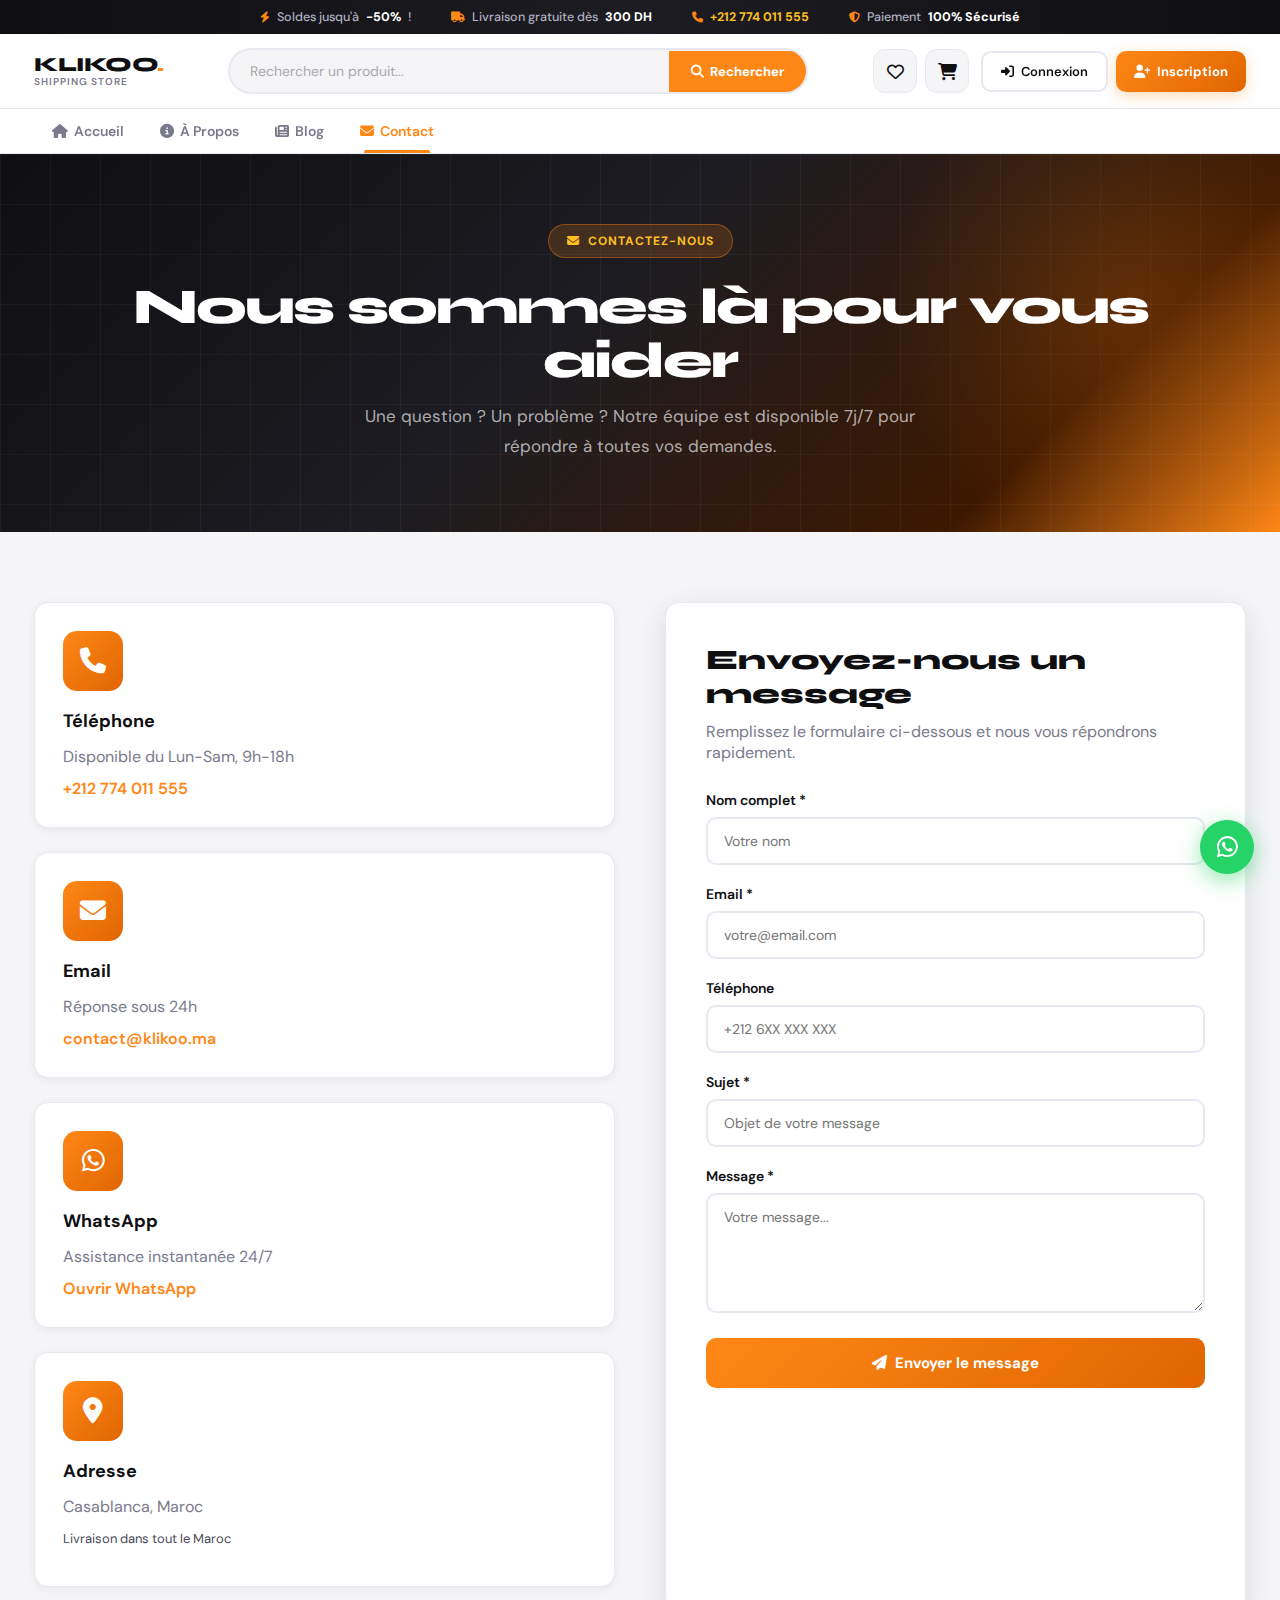
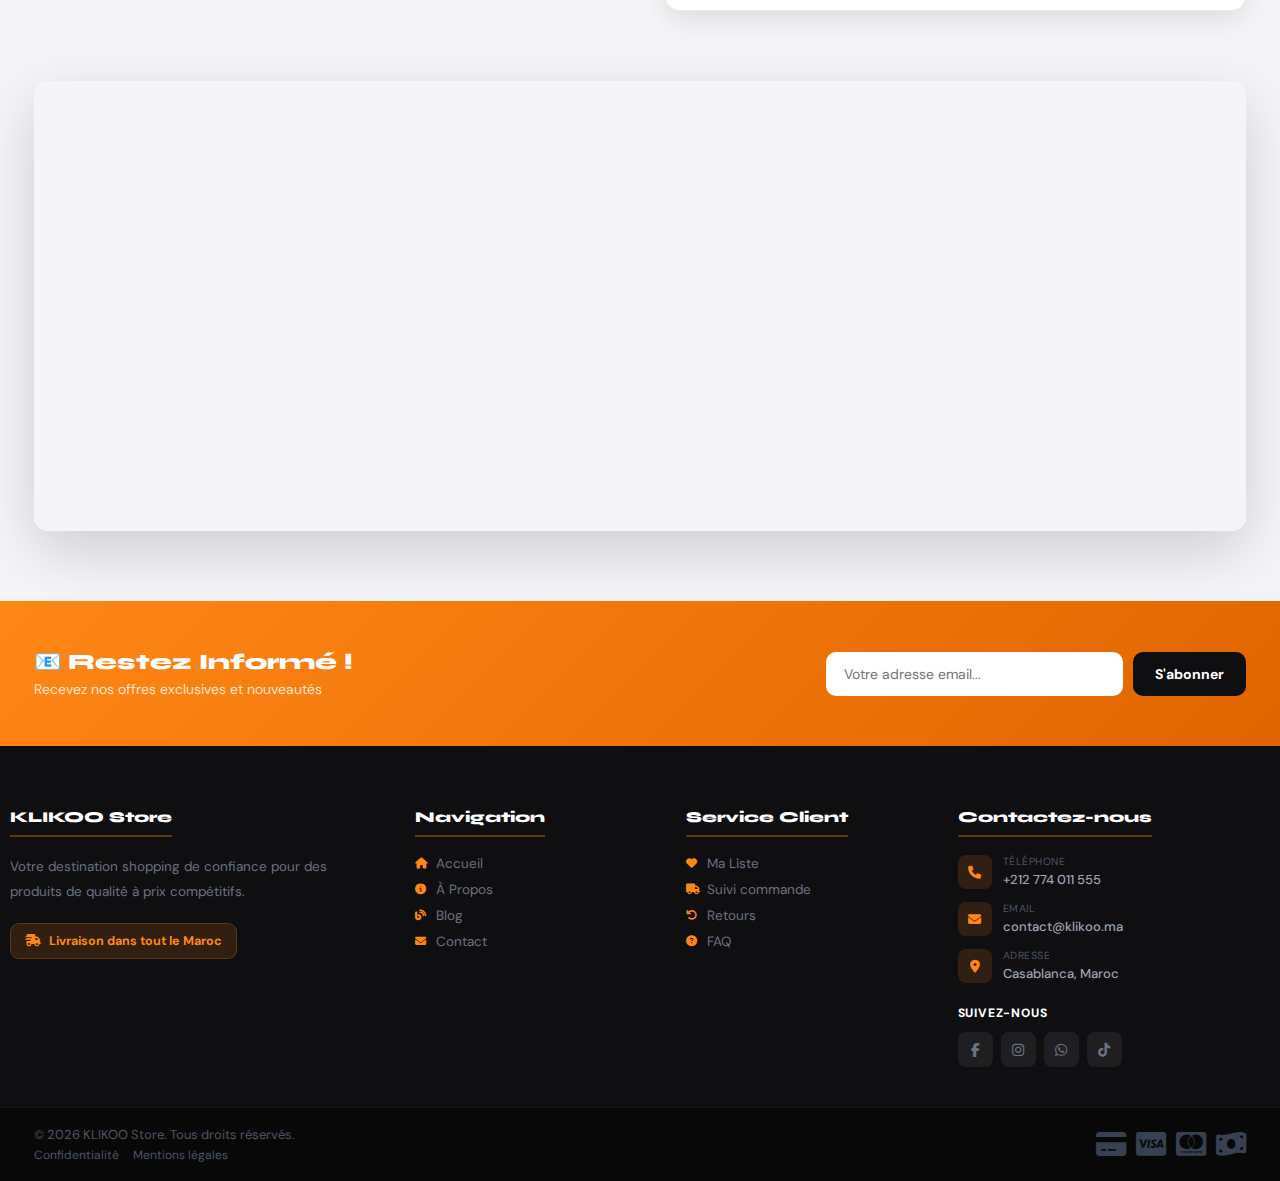
<file: contact.html>
<!DOCTYPE html>
<html lang="fr">
<head>
<meta charset="UTF-8">
<meta name="viewport" content="width=device-width, initial-scale=1.0">
<title>Contact — KLIKOO Store</title>
<link rel="icon" href="img/icon.png" type="image/png">
<link rel="preconnect" href="https://fonts.googleapis.com">
<link href="https://fonts.googleapis.com/css2?family=Syne:wght@700;800;900&family=DM+Sans:ital,wght@0,400;0,500;0,600;0,700;1,400&display=swap" rel="stylesheet">
<link rel="stylesheet" href="https://cdnjs.cloudflare.com/ajax/libs/font-awesome/6.4.0/css/all.min.css">

<style>
/* ═══════════════════════════════
   ROOT & RESET
═══════════════════════════════ */
*,*::before,*::after{margin:0;padding:0;box-sizing:border-box}
:root{
  --pr:#ff8716;--prd:#e06500;--prl:#fff4ea;--prs:rgba(255,135,22,.12);
  --dk:#0f0f12;--dk2:#1c1c22;--mid:#4a4a5a;
  --gr:#7a7a8c;--bd:#e8e8f0;--li:#f5f5f8;--wh:#fff;
  --green:#10b981;--red:#ef4444;--blue:#3b82f6;
  --sh1:0 2px 8px rgba(0,0,0,.06);
  --sh2:0 8px 28px rgba(0,0,0,.10);
  --sh3:0 20px 60px rgba(0,0,0,.16);
  --r:14px;--tr:all .26s cubic-bezier(.4,0,.2,1)
}
html{scroll-behavior:smooth}
body{font-family:'DM Sans',sans-serif;color:var(--dk);background:var(--li);-webkit-font-smoothing:antialiased;overflow-x:hidden}
a{text-decoration:none;color:inherit}
button{font-family:inherit;cursor:pointer;border:none;background:none}
img{max-width:100%;height:auto;display:block}
.container{max-width:1260px;margin:0 auto;padding:0 24px}

/* ═══════════════════════════════
   ANNOUNCE BAR
═══════════════════════════════ */
.ann-bar{background:linear-gradient(90deg,#0f0f12 0%,#1c1c22 50%,#0f0f12 100%);padding:9px 0;overflow:hidden}
.ann-scroll{display:flex;align-items:center;justify-content:center;gap:40px;flex-wrap:wrap}
.ann-item{display:flex;align-items:center;gap:7px;font-size:12.5px;font-weight:500;color:#b0b0c0;white-space:nowrap}
.ann-item i{color:var(--pr);font-size:11px}
.ann-item b{color:var(--wh)}
.ann-item a{color:#fbbf24;font-weight:700}

/* ═══════════════════════════════
   HEADER
═══════════════════════════════ */
.site-header{background:var(--wh);border-bottom:1px solid var(--bd);position:sticky;top:0;z-index:1000;transition:box-shadow .3s}
.site-header.scrolled{box-shadow:0 4px 20px rgba(0,0,0,.10)}
.h-top{padding:14px 0}
.h-top-grid{display:grid;grid-template-columns:auto 1fr auto;align-items:center;gap:20px}
.h-logo{display:flex;align-items:center;gap:12px;flex-shrink:0}
.h-logo-text{display:flex;flex-direction:column;line-height:1}
.h-logo-name{font-family:'Syne',sans-serif;font-size:20px;font-weight:900;color:var(--dk);letter-spacing:-.5px}
.h-logo-tagline{font-size:10px;font-weight:600;color:var(--gr);text-transform:uppercase;letter-spacing:1px;margin-top:2px}
.h-srch-wrap{max-width:580px;width:100%;justify-self:center}
.h-srch{display:flex;align-items:center;background:var(--li);border:2px solid var(--bd);border-radius:50px;overflow:hidden;transition:var(--tr)}
.h-srch:focus-within{border-color:var(--pr);background:var(--wh);box-shadow:0 0 0 4px var(--prs)}
.h-srch input{flex:1;border:none;background:transparent;padding:12px 20px;font-size:14px;font-family:inherit;color:var(--dk);outline:none}
.h-srch input::placeholder{color:#aaa}
.h-srch-btn{background:var(--pr);color:var(--wh);padding:12px 22px;font-size:13px;font-weight:700;cursor:pointer;display:flex;align-items:center;gap:6px;transition:background .2s;white-space:nowrap;border:none}
.h-srch-btn:hover{background:var(--prd)}
.h-actions{display:flex;align-items:center;gap:8px;flex-shrink:0}
.h-icon-btn{position:relative;width:44px;height:44px;background:var(--li);border:1.5px solid var(--bd);border-radius:12px;display:flex;align-items:center;justify-content:center;color:var(--dk);font-size:17px;transition:var(--tr);cursor:pointer}
.h-icon-btn:hover{background:var(--prl);border-color:rgba(255,135,22,.3);color:var(--pr);transform:translateY(-1px)}
.h-badge{position:absolute;top:-5px;right:-5px;background:var(--red);color:#fff;font-size:9px;font-weight:800;padding:2px 5px;border-radius:12px;min-width:17px;text-align:center;line-height:1.3;display:none}
.h-badge.show{display:block}
.h-auth{display:flex;gap:8px;margin-left:4px}
.btn-login{display:flex;align-items:center;gap:7px;padding:10px 18px;border:2px solid var(--bd);border-radius:10px;font-size:13px;font-weight:600;color:var(--dk);background:var(--wh);transition:var(--tr);white-space:nowrap}
.btn-login:hover{border-color:var(--pr);color:var(--pr);background:var(--prl)}
.btn-signup{display:flex;align-items:center;gap:7px;padding:10px 18px;background:linear-gradient(135deg,var(--pr),var(--prd));color:#fff;border-radius:10px;font-size:13px;font-weight:700;transition:var(--tr);white-space:nowrap;box-shadow:0 4px 14px rgba(255,135,22,.3)}
.btn-signup:hover{transform:translateY(-2px);box-shadow:0 8px 24px rgba(255,135,22,.4)}
.hbg{display:none;flex-direction:column;gap:5px;padding:10px;background:var(--li);border:1.5px solid var(--bd);border-radius:10px}
.hbg span{width:22px;height:2.5px;background:var(--dk);border-radius:2px;display:block;transition:var(--tr)}
.hbg:hover span{background:var(--pr)}

/* NAV */
.h-nav{border-top:1px solid var(--bd)}
.nav-inner{display:flex;align-items:center}
.nav-ul{display:flex;list-style:none}
.nav-ul li a{display:flex;align-items:center;gap:6px;padding:13px 18px;font-size:14px;font-weight:600;color:var(--gr);position:relative;transition:color .22s}
.nav-ul li a::after{content:'';position:absolute;bottom:0;left:50%;transform:translateX(-50%) scaleX(0);width:60%;height:3px;background:var(--pr);border-radius:2px 2px 0 0;transition:transform .22s}
.nav-ul li a:hover,.nav-ul li.act a{color:var(--pr)}
.nav-ul li.act a::after,.nav-ul li a:hover::after{transform:translateX(-50%) scaleX(1)}

/* mobile */
.mob-menu{display:none;background:var(--wh);border-top:1px solid var(--bd);padding:16px 24px}
.mob-menu.open{display:block}
.mob-ul{list-style:none;flex-direction:column;gap:4px;margin-bottom:14px;display:flex}
.mob-ul li a{display:flex;align-items:center;gap:10px;padding:12px 15px;border-radius:9px;font-size:14px;font-weight:600;color:var(--gr);transition:var(--tr)}
.mob-ul li a:hover,.mob-ul li.act a{color:var(--pr);background:var(--prl)}
.mob-auth-row{display:flex;gap:10px}
.mob-auth-row a{flex:1;justify-content:center}

/* ═══════════════════════════════
   HERO
═══════════════════════════════ */
.contact-hero{background:linear-gradient(135deg,#0f0f12 0%,#1c1c22 45%,#3d1800 80%,#ff8716 100%);padding:70px 0;position:relative;overflow:hidden}
.contact-hero-bg{position:absolute;inset:0;background-image:linear-gradient(rgba(255,255,255,.04) 1px,transparent 1px),linear-gradient(90deg,rgba(255,255,255,.04) 1px,transparent 1px);background-size:50px 50px;pointer-events:none}
.contact-hero-glow{position:absolute;top:-100px;right:-100px;width:500px;height:500px;background:radial-gradient(circle,rgba(255,135,22,.2) 0%,transparent 70%);pointer-events:none}
.contact-hero-inner{position:relative;z-index:2;text-align:center}
.hero-badge{display:inline-flex;align-items:center;gap:8px;background:rgba(255,135,22,.18);border:1px solid rgba(255,135,22,.38);color:#fbbf24;padding:8px 18px;border-radius:50px;font-size:12px;font-weight:700;text-transform:uppercase;letter-spacing:1px;margin-bottom:22px}
.contact-hero h1{font-family:'Syne',sans-serif;font-size:50px;font-weight:900;color:#fff;line-height:1.08;letter-spacing:-2px;margin-bottom:14px}
.contact-hero-sub{font-size:17px;color:rgba(255,255,255,.65);line-height:1.75;max-width:600px;margin:0 auto}

/* ═══════════════════════════════
   CONTACT SECTION
═══════════════════════════════ */
.contact-section{padding:70px 0}
.contact-grid{display:grid;grid-template-columns:1fr 1fr;gap:50px}

/* Info Cards */
.contact-info{}
.info-card{background:var(--wh);border-radius:var(--r);padding:28px;margin-bottom:24px;border:1.5px solid var(--bd);box-shadow:var(--sh1);transition:var(--tr)}
.info-card:hover{transform:translateY(-4px);box-shadow:var(--sh3);border-color:rgba(255,135,22,.25)}
.info-icon{width:60px;height:60px;background:linear-gradient(135deg,var(--pr),var(--prd));border-radius:14px;display:flex;align-items:center;justify-content:center;font-size:26px;color:#fff;margin-bottom:18px}
.info-card h3{font-size:18px;font-weight:700;color:var(--dk);margin-bottom:10px}
.info-card p{color:var(--gr);line-height:1.7;margin-bottom:8px}
.info-card a{color:var(--pr);font-weight:600;transition:color .2s}
.info-card a:hover{color:var(--prd)}

/* Form */
.contact-form{background:var(--wh);border-radius:var(--r);padding:40px;border:1.5px solid var(--bd);box-shadow:var(--sh2)}
.contact-form h2{font-family:'Syne',sans-serif;font-size:28px;font-weight:800;color:var(--dk);margin-bottom:10px}
.contact-form .subtitle{color:var(--gr);margin-bottom:28px}
.form-group{margin-bottom:20px}
.form-group label{display:block;font-weight:600;color:var(--dk);margin-bottom:8px;font-size:14px}
.form-group input,.form-group textarea{width:100%;padding:13px 16px;border:2px solid var(--bd);border-radius:10px;font-size:14px;font-family:inherit;color:var(--dk);transition:var(--tr)}
.form-group input:focus,.form-group textarea:focus{outline:none;border-color:var(--pr);box-shadow:0 0 0 4px var(--prs)}
.form-group textarea{resize:vertical;min-height:120px}
.submit-btn{width:100%;padding:15px;background:linear-gradient(135deg,var(--pr),var(--prd));color:#fff;border-radius:10px;font-size:15px;font-weight:700;cursor:pointer;transition:var(--tr);display:flex;align-items:center;justify-content:center;gap:8px}
.submit-btn:hover{transform:translateY(-2px);box-shadow:0 8px 24px rgba(255,135,22,.4)}

/* Map */
.map-section{padding:0 0 70px}
.map-container{border-radius:var(--r);overflow:hidden;box-shadow:var(--sh3);height:450px}
.map-container iframe{width:100%;height:100%;border:none}

/* ═══════════════════════════════
   FOOTER
═══════════════════════════════ */
.site-footer{background:#0f0f12;color:#9ca3af;margin-top:0}
.f-nl{background:linear-gradient(135deg,var(--pr) 0%,var(--prd) 100%);padding:48px 0}
.f-nl-inner{display:flex;align-items:center;justify-content:space-between;gap:28px;flex-wrap:wrap}
.f-nl-text h3{font-family:'Syne',sans-serif;font-size:22px;font-weight:800;color:#fff;margin-bottom:5px}
.f-nl-text p{color:rgba(255,255,255,.82);font-size:14px}
.f-nl-form{display:flex;gap:10px;flex:1;max-width:420px}
.f-nl-form input{flex:1;padding:13px 18px;border-radius:10px;border:none;font-size:14px;outline:none;font-family:inherit}
.f-nl-form button{padding:13px 22px;background:#0f0f12;color:#fff;border-radius:10px;font-weight:700;font-size:14px;cursor:pointer;transition:var(--tr);white-space:nowrap;border:none}
.f-nl-form button:hover{background:#1c1c22}
.f-grid{display:grid;grid-template-columns:1.6fr 1fr 1fr 1.4fr;gap:48px;padding:60px 0 40px}
.fc h4{font-family:'Syne',sans-serif;font-size:15px;font-weight:800;color:#fff;margin-bottom:18px;padding-bottom:9px;border-bottom:2px solid rgba(255,135,22,.35);display:inline-block}
.fc-about{color:#6b7280;font-size:13.5px;line-height:1.85;margin-bottom:18px}
.f-badge{display:inline-flex;align-items:center;gap:8px;background:rgba(255,135,22,.14);color:var(--pr);padding:9px 14px;border-radius:9px;font-size:12.5px;font-weight:700;border:1px solid rgba(255,135,22,.22)}
.f-links{list-style:none;display:flex;flex-direction:column;gap:9px}
.f-links li a{display:flex;align-items:center;gap:8px;color:#6b7280;font-size:13.5px;transition:var(--tr)}
.f-links li a i{color:var(--pr);width:13px;font-size:11px}
.f-links li a:hover{color:var(--pr);padding-left:4px}
.f-contact{display:flex;flex-direction:column;gap:13px;margin-bottom:22px}
.f-ci{display:flex;align-items:center;gap:11px}
.f-ci-ic{width:34px;height:34px;background:rgba(255,135,22,.14);border-radius:8px;display:flex;align-items:center;justify-content:center;color:var(--pr);font-size:13px;flex-shrink:0}
.f-ci-tx small{font-size:10.5px;color:#4b5563;text-transform:uppercase;letter-spacing:.5px;display:block}
.f-ci-tx a{color:#9ca3af;font-size:13px;font-weight:500;transition:color .2s}
.f-ci-tx a:hover{color:var(--pr)}
.f-soc h5{font-size:12px;font-weight:800;color:#fff;text-transform:uppercase;letter-spacing:.8px;margin-bottom:11px}
.f-soc-icons{display:flex;gap:8px}
.f-soc-icons a{width:35px;height:35px;background:rgba(255,255,255,.07);border-radius:8px;display:flex;align-items:center;justify-content:center;color:#6b7280;font-size:14px;transition:var(--tr)}
.f-soc-icons a:hover{background:var(--pr);color:#fff;transform:translateY(-2px)}
.f-bot{background:rgba(0,0,0,.45);padding:18px 0;border-top:1px solid rgba(255,255,255,.05)}
.f-bot-inner{display:flex;align-items:center;justify-content:space-between;flex-wrap:wrap;gap:10px}
.f-copy{color:#4b5563;font-size:13px}
.f-legal{display:flex;gap:14px;margin-top:4px}
.f-legal a{color:#4b5563;font-size:12px;transition:color .2s}
.f-legal a:hover{color:var(--pr)}
.f-pay{display:flex;gap:10px;font-size:27px;color:#374151}
.f-pay i:hover{color:var(--pr)}
.wa-btn{position:fixed;bottom:26px;right:26px;width:54px;height:54px;background:#25d366;color:#fff;border-radius:50%;display:flex;align-items:center;justify-content:center;font-size:24px;box-shadow:0 6px 22px rgba(37,211,102,.5);z-index:999;animation:bumpWA 3s ease-in-out infinite;transition:transform .2s}
.wa-btn:hover{transform:scale(1.12)!important}
@keyframes bumpWA{0%,100%{transform:translateY(0)}50%{transform:translateY(-8px)}}

/* ═══════════════════════════════
   RESPONSIVE
═══════════════════════════════ */
@media(max-width:900px){
  .contact-grid{grid-template-columns:1fr}
  .f-grid{grid-template-columns:1fr 1fr;gap:32px}
}
@media(max-width:768px){
  .contact-hero h1{font-size:34px}
  .h-top-grid{grid-template-columns:auto auto}
  .h-srch-wrap{display:none}
  .h-auth{display:none}
  .hbg{display:flex}
  .h-nav{display:none}
  .f-grid{grid-template-columns:1fr;gap:28px}
  .f-nl-inner{flex-direction:column;text-align:center}
  .f-nl-form{max-width:100%}
  .ann-scroll{gap:14px;flex-wrap:nowrap;overflow-x:auto;justify-content:flex-start;padding:0 16px;scrollbar-width:none}
}
@media(max-width:480px){
  .container{padding:0 16px}
  .contact-hero{padding:56px 0 52px}
  .contact-hero h1{font-size:28px}
  .contact-form{padding:28px 20px}
}
</style>
</head>
<body>

<!-- ANNOUNCE BAR -->
<div class="ann-bar">
  <div class="container">
    <div class="ann-scroll">
      <span class="ann-item"><i class="fas fa-bolt"></i> Soldes jusqu'à <b>-50%</b> !</span>
      <span class="ann-item"><i class="fas fa-truck"></i> Livraison gratuite dès <b>300 DH</b></span>
      <span class="ann-item"><i class="fas fa-phone"></i> <a href="tel:+212774011555">+212 774 011 555</a></span>
      <span class="ann-item"><i class="fas fa-shield-alt"></i> Paiement <b>100% Sécurisé</b></span>
    </div>
  </div>
</div>

<!-- HEADER -->
<header class="site-header" id="siteHeader">
  <div class="h-top">
    <div class="container h-top-grid">
      <a href="index.html" class="h-logo">
        <div class="h-logo-text">
          <span class="h-logo-name">KLIKOO<span style="color:var(--pr)">.</span></span>
          <span class="h-logo-tagline">Shipping Store</span>
        </div>
      </a>
      <div class="h-srch-wrap">
        <div class="h-srch">
          <input type="search" placeholder="Rechercher un produit...">
          <button class="h-srch-btn"><i class="fas fa-search"></i> Rechercher</button>
        </div>
      </div>
      <div class="h-actions">
        <a href="wishlist.html" class="h-icon-btn"><i class="fa-regular fa-heart"></i><span class="h-badge">0</span></a>
        <button class="h-icon-btn"><i class="fa-solid fa-cart-shopping"></i><span class="h-badge">0</span></button>
        <div class="h-auth">
          <a href="login.html" class="btn-login"><i class="fas fa-sign-in-alt"></i> Connexion</a>
          <a href="signup.html" class="btn-signup"><i class="fas fa-user-plus"></i> Inscription</a>
        </div>
        <button class="hbg" onclick="toggleMob()"><span></span><span></span><span></span></button>
      </div>
    </div>
  </div>
  <nav class="h-nav">
    <div class="container nav-inner">
      <ul class="nav-ul">
        <li><a href="index.html"><i class="fas fa-home"></i> Accueil</a></li>
        <li><a href="about.html"><i class="fas fa-info-circle"></i> À Propos</a></li>
        <li><a href="blog.html"><i class="fas fa-newspaper"></i> Blog</a></li>
        <li class="act"><a href="contact.html"><i class="fas fa-envelope"></i> Contact</a></li>
      </ul>
    </div>
  </nav>
  <div class="mob-menu" id="mobMenu">
    <ul class="mob-ul">
      <li><a href="index.html"><i class="fas fa-home"></i> Accueil</a></li>
      <li><a href="about.html"><i class="fas fa-info-circle"></i> À Propos</a></li>
      <li><a href="blog.html"><i class="fas fa-newspaper"></i> Blog</a></li>
      <li class="act"><a href="contact.html"><i class="fas fa-envelope"></i> Contact</a></li>
    </ul>
    <div class="mob-auth-row">
      <a href="login.html" class="btn-login"><i class="fas fa-sign-in-alt"></i> Connexion</a>
      <a href="signup.html" class="btn-signup"><i class="fas fa-user-plus"></i> Inscription</a>
    </div>
  </div>
</header>

<!-- HERO -->
<section class="contact-hero">
  <div class="contact-hero-bg"></div>
  <div class="contact-hero-glow"></div>
  <div class="container contact-hero-inner">
    <div class="hero-badge"><i class="fas fa-envelope"></i> Contactez-nous</div>
    <h1>Nous sommes là pour vous aider</h1>
    <p class="contact-hero-sub">Une question ? Un problème ? Notre équipe est disponible 7j/7 pour répondre à toutes vos demandes.</p>
  </div>
</section>

<!-- CONTACT -->
<section class="contact-section">
  <div class="container">
    <div class="contact-grid">
      
      <!-- Info -->
      <div class="contact-info">
        <div class="info-card">
          <div class="info-icon"><i class="fas fa-phone"></i></div>
          <h3>Téléphone</h3>
          <p>Disponible du Lun-Sam, 9h-18h</p>
          <a href="tel:+212774011555">+212 774 011 555</a>
        </div>
        
        <div class="info-card">
          <div class="info-icon"><i class="fas fa-envelope"></i></div>
          <h3>Email</h3>
          <p>Réponse sous 24h</p>
          <a href="mailto:contact@klikoo.ma">contact@klikoo.ma</a>
        </div>
        
        <div class="info-card">
          <div class="info-icon"><i class="fab fa-whatsapp"></i></div>
          <h3>WhatsApp</h3>
          <p>Assistance instantanée 24/7</p>
          <a href="https://wa.me/212774011555" target="_blank">Ouvrir WhatsApp</a>
        </div>
        
        <div class="info-card">
          <div class="info-icon"><i class="fas fa-map-marker-alt"></i></div>
          <h3>Adresse</h3>
          <p>Casablanca, Maroc</p>
          <p style="font-size:13px;color:var(--mid)">Livraison dans tout le Maroc</p>
        </div>
      </div>
      
      <!-- Form -->
      <div class="contact-form">
        <h2>Envoyez-nous un message</h2>
        <p class="subtitle">Remplissez le formulaire ci-dessous et nous vous répondrons rapidement.</p>
        
        <form id="contactForm" onsubmit="submitContact(event)">
          <div class="form-group">
            <label for="name">Nom complet *</label>
            <input type="text" id="name" required placeholder="Votre nom">
          </div>
          
          <div class="form-group">
            <label for="email">Email *</label>
            <input type="email" id="email" required placeholder="votre@email.com">
          </div>
          
          <div class="form-group">
            <label for="phone">Téléphone</label>
            <input type="tel" id="phone" placeholder="+212 6XX XXX XXX">
          </div>
          
          <div class="form-group">
            <label for="subject">Sujet *</label>
            <input type="text" id="subject" required placeholder="Objet de votre message">
          </div>
          
          <div class="form-group">
            <label for="message">Message *</label>
            <textarea id="message" required placeholder="Votre message..."></textarea>
          </div>
          
          <button type="submit" class="submit-btn">
            <i class="fas fa-paper-plane"></i>
            Envoyer le message
          </button>
        </form>
      </div>
      
    </div>
  </div>
</section>

<!-- MAP -->
<section class="map-section">
  <div class="container">
    <div class="map-container">
      <iframe 
        src="https://www.google.com/maps/embed?pb=!1m18!1m12!1m3!1d212270.5691728074!2d-7.7880005!3d33.5731104!2m3!1f0!2f0!3f0!3m2!1i1024!2i768!4f13.1!3m3!1m2!1s0xda7cd4778aa113b%3A0xb06c1d84f310fd3!2sCasablanca%2C%20Maroc!5e0!3m2!1sfr!2sma!4v1234567890"
        allowfullscreen="" 
        loading="lazy">
      </iframe>
    </div>
  </div>
</section>

<!-- FOOTER -->
<footer class="site-footer">
  <div class="f-nl">
    <div class="container f-nl-inner">
      <div class="f-nl-text">
        <h3>📧 Restez Informé !</h3>
        <p>Recevez nos offres exclusives et nouveautés</p>
      </div>
      <div class="f-nl-form">
        <input type="email" placeholder="Votre adresse email...">
        <button onclick="alert('Merci pour votre inscription !')">S'abonner</button>
      </div>
    </div>
  </div>
  <div class="container f-grid">
    <div class="fc">
      <h4>KLIKOO Store</h4>
      <p class="fc-about">Votre destination shopping de confiance pour des produits de qualité à prix compétitifs.</p>
      <div class="f-badge"><i class="fas fa-shipping-fast"></i> Livraison dans tout le Maroc</div>
    </div>
    <div class="fc">
      <h4>Navigation</h4>
      <ul class="f-links">
        <li><a href="index.html"><i class="fas fa-home"></i> Accueil</a></li>
        <li><a href="about.html"><i class="fas fa-info-circle"></i> À Propos</a></li>
        <li><a href="blog.html"><i class="fas fa-blog"></i> Blog</a></li>
        <li><a href="contact.html"><i class="fas fa-envelope"></i> Contact</a></li>
      </ul>
    </div>
    <div class="fc">
      <h4>Service Client</h4>
      <ul class="f-links">
        <li><a href="wishlist.html"><i class="fas fa-heart"></i> Ma Liste</a></li>
        <li><a href="#"><i class="fas fa-truck"></i> Suivi commande</a></li>
        <li><a href="#"><i class="fas fa-undo"></i> Retours</a></li>
        <li><a href="#"><i class="fas fa-question-circle"></i> FAQ</a></li>
      </ul>
    </div>
    <div class="fc">
      <h4>Contactez-nous</h4>
      <div class="f-contact">
        <div class="f-ci"><div class="f-ci-ic"><i class="fas fa-phone"></i></div><div class="f-ci-tx"><small>Téléphone</small><a href="tel:+212774011555">+212 774 011 555</a></div></div>
        <div class="f-ci"><div class="f-ci-ic"><i class="fas fa-envelope"></i></div><div class="f-ci-tx"><small>Email</small><a href="mailto:contact@klikoo.ma">contact@klikoo.ma</a></div></div>
        <div class="f-ci"><div class="f-ci-ic"><i class="fas fa-map-marker-alt"></i></div><div class="f-ci-tx"><small>Adresse</small><a>Casablanca, Maroc</a></div></div>
      </div>
      <div class="f-soc">
        <h5>Suivez-nous</h5>
        <div class="f-soc-icons">
          <a href="#"><i class="fab fa-facebook-f"></i></a>
          <a href="#"><i class="fab fa-instagram"></i></a>
          <a href="https://wa.me/212774011555"><i class="fab fa-whatsapp"></i></a>
          <a href="#"><i class="fab fa-tiktok"></i></a>
        </div>
      </div>
    </div>
  </div>
  <div class="f-bot">
    <div class="container f-bot-inner">
      <div>
        <div class="f-copy">© 2026 KLIKOO Store. Tous droits réservés.</div>
        <div class="f-legal"><a href="#">Confidentialité</a><a href="#">Mentions légales</a></div>
      </div>
      <div class="f-pay">
        <i class="fas fa-credit-card"></i>
        <i class="fab fa-cc-visa"></i>
        <i class="fab fa-cc-mastercard"></i>
        <i class="fas fa-money-bill-wave"></i>
      </div>
    </div>
  </div>
</footer>

<a href="https://wa.me/212774011555" class="wa-btn" target="_blank"><i class="fab fa-whatsapp"></i></a>

<script>
function toggleMob(){document.getElementById('mobMenu').classList.toggle('open')}
window.addEventListener('scroll',()=>{document.getElementById('siteHeader').classList.toggle('scrolled',scrollY>8)});

function submitContact(e){
  e.preventDefault();
  const name=document.getElementById('name').value;
  const email=document.getElementById('email').value;
  const phone=document.getElementById('phone').value;
  const subject=document.getElementById('subject').value;
  const message=document.getElementById('message').value;
  
  const msg=`🔔 *NOUVEAU MESSAGE CONTACT*\n\n`+
    `👤 ${name}\n`+
    `📧 ${email}\n`+
    `${phone?`📱 ${phone}\n`:''}`+
    `📝 Sujet: ${subject}\n\n`+
    `💬 Message:\n${message}`;
  
  window.open(`https://wa.me/212774011555?text=${encodeURIComponent(msg)}`,'_blank');
  
  document.getElementById('contactForm').reset();
  alert('✅ Votre message a été envoyé avec succès via WhatsApp !');
}

</script>
</body>
</html>
</file>
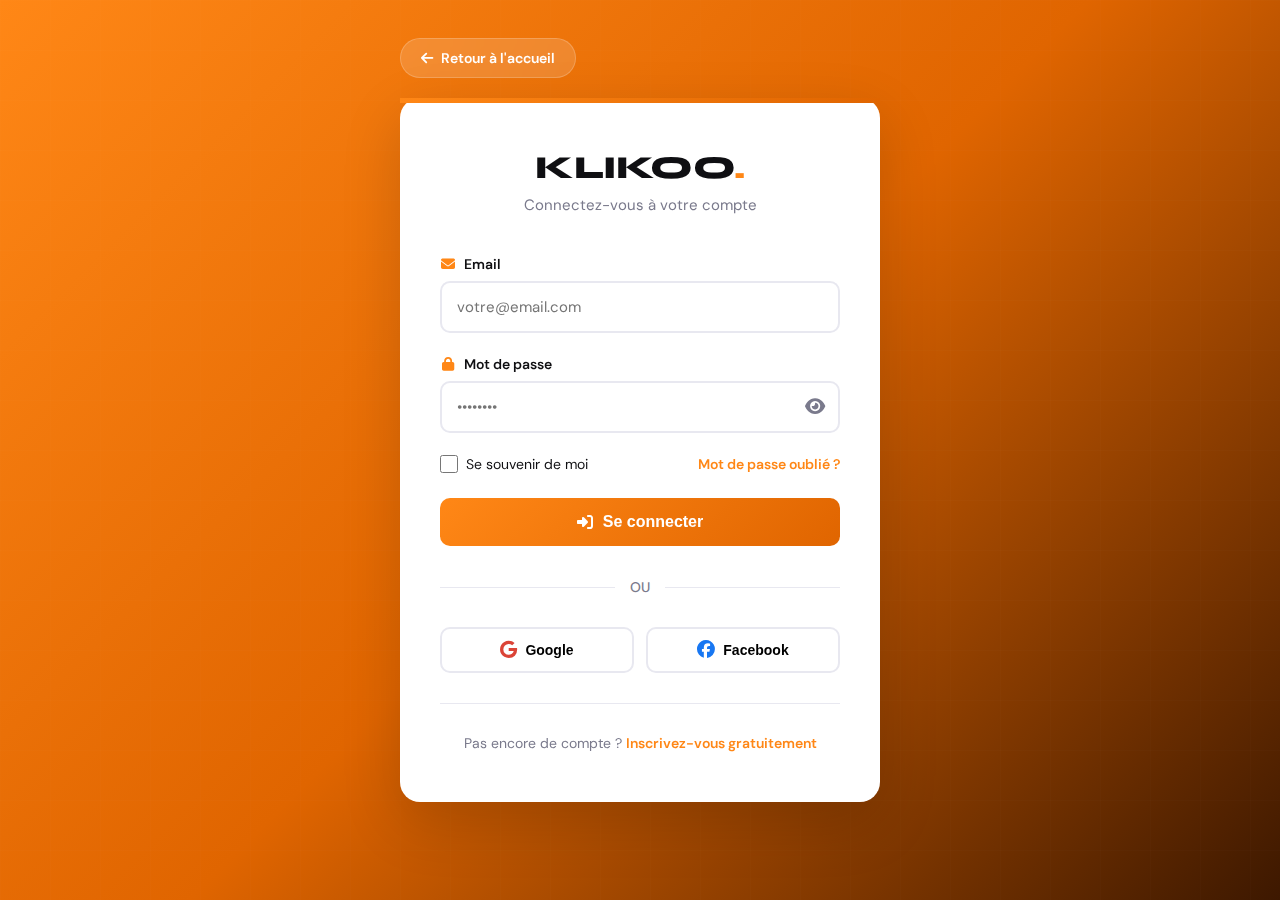
<file: login.html>
<!DOCTYPE html>
<html lang="fr">
<head>
<meta charset="UTF-8">
<meta name="viewport" content="width=device-width, initial-scale=1.0">
<title>Connexion — KLIKOO Store</title>
<link href="https://fonts.googleapis.com/css2?family=Syne:wght@700;800;900&family=DM+Sans:wght@400;500;600;700&display=swap" rel="stylesheet">
<link rel="stylesheet" href="https://cdnjs.cloudflare.com/ajax/libs/font-awesome/6.4.0/css/all.min.css">
<style>
*,*::before,*::after{margin:0;padding:0;box-sizing:border-box}
:root{--pr:#ff8716;--prd:#e06500;--prl:#fff4ea;--dk:#0f0f12;--gr:#7a7a8c;--bd:#e8e8f0;--wh:#fff;--red:#ef4444;--green:#10b981;--sh3:0 20px 60px rgba(0,0,0,.16);--tr:all .26s cubic-bezier(.4,0,.2,1)}
html{scroll-behavior:smooth;height:100%}
body{font-family:'DM Sans',sans-serif;color:var(--dk);background:linear-gradient(135deg,#ff8716 0%,#e06500 50%,#3d1800 100%);min-height:100vh;display:flex;align-items:center;justify-content:center;padding:20px;position:relative}
body::before{content:'';position:absolute;inset:0;background-image:linear-gradient(rgba(255,255,255,.04) 1px,transparent 1px),linear-gradient(90deg,rgba(255,255,255,.04) 1px,transparent 1px);background-size:50px 50px;pointer-events:none;opacity:0.3}
a{text-decoration:none;color:inherit}
.auth-container{width:100%;max-width:480px;position:relative;z-index:1}
.back-home{position:absolute;top:-60px;left:0;display:flex;align-items:center;gap:8px;color:#fff;background:rgba(255,255,255,.15);backdrop-filter:blur(10px);padding:10px 20px;border-radius:25px;font-weight:600;font-size:14px;transition:var(--tr);border:1px solid rgba(255,255,255,.2)}
.back-home:hover{background:rgba(255,255,255,.25);transform:translateX(-3px);border-color:rgba(255,255,255,.4)}
.auth-box{background:var(--wh);border-radius:20px;box-shadow:var(--sh3);padding:50px 40px;position:relative}
.auth-box::before{content:'';position:absolute;top:0;left:0;width:100%;height:5px;background:linear-gradient(90deg,var(--pr),var(--prd))}
.auth-logo{text-align:center;margin-bottom:40px}
.auth-logo h1{font-family:'Syne',sans-serif;font-size:32px;font-weight:900;color:var(--dk);margin-bottom:8px;letter-spacing:-0.5px}
.auth-logo h1 span{color:var(--pr)}
.auth-logo p{color:var(--gr);font-size:15px}
.message{padding:14px 16px;border-radius:10px;margin-bottom:20px;font-size:14px;display:none;align-items:center;gap:10px;animation:slideDown .3s ease}
.message i{font-size:18px}
.message.error{background:#fee;color:#c00;border:1px solid #fcc}
.message.success{background:#efe;color:#060;border:1px solid #cfc}
.message.show{display:flex}
@keyframes slideDown{from{opacity:0;transform:translateY(-10px)}to{opacity:1;transform:translateY(0)}}
.form-group{margin-bottom:22px;position:relative}
.form-group label{display:block;margin-bottom:8px;font-weight:600;color:var(--dk);font-size:14px}
.form-group label i{color:var(--pr);margin-right:8px;width:16px;text-align:center}
.form-group input{width:100%;padding:14px 45px 14px 15px;border:2px solid var(--bd);border-radius:10px;font-size:15px;transition:var(--tr);font-family:inherit;color:var(--dk)}
.form-group input:focus{border-color:var(--pr);outline:none;box-shadow:0 0 0 4px rgba(255,135,22,.1)}
.toggle-password{position:absolute;right:15px;top:43px;cursor:pointer;color:var(--gr);font-size:18px;transition:color .2s;z-index:2}
.toggle-password:hover{color:var(--pr)}
.remember-forgot{display:flex;justify-content:space-between;align-items:center;margin-bottom:25px;font-size:14px;flex-wrap:wrap;gap:10px}
.remember-me{display:flex;align-items:center;gap:8px;cursor:pointer}
.remember-me input{width:18px;height:18px;cursor:pointer;accent-color:var(--pr)}
.forgot-link{color:var(--pr);font-weight:600;transition:color .2s;cursor:pointer}
.forgot-link:hover{color:var(--prd);text-decoration:underline}
.submit-btn{width:100%;padding:15px;background:linear-gradient(135deg,var(--pr) 0%,var(--prd) 100%);color:#fff;border-radius:10px;font-size:16px;font-weight:700;cursor:pointer;transition:var(--tr);display:flex;align-items:center;justify-content:center;gap:10px;border:none}
.submit-btn:hover:not(:disabled){transform:translateY(-2px);box-shadow:0 5px 20px rgba(255,135,22,.4)}
.submit-btn:disabled{opacity:.6;cursor:not-allowed}
.divider{text-align:center;margin:30px 0;position:relative}
.divider::before{content:'';position:absolute;top:50%;left:0;width:100%;height:1px;background:var(--bd)}
.divider span{background:var(--wh);padding:0 15px;position:relative;color:var(--gr);font-size:14px;font-weight:500}
.social-login{display:flex;gap:12px;margin-bottom:30px}
.social-btn{flex:1;padding:12px;border:2px solid var(--bd);border-radius:10px;background:var(--wh);cursor:pointer;font-weight:600;font-size:14px;transition:var(--tr);display:flex;align-items:center;justify-content:center;gap:8px}
.social-btn:hover{border-color:var(--pr);background:var(--prl)}
.social-btn i{font-size:18px}
.social-btn.google i{color:#DB4437}
.social-btn.facebook i{color:#1877F2}
.auth-footer{text-align:center;margin-top:30px;padding-top:30px;border-top:1px solid var(--bd);font-size:14px;color:var(--gr)}
.auth-footer a{color:var(--pr);font-weight:600;transition:color .2s}
.auth-footer a:hover{color:var(--prd);text-decoration:underline}
@media(max-width:480px){body{padding:10px}.auth-box{padding:40px 25px}.auth-logo h1{font-size:26px}.back-home{top:-50px;font-size:13px;padding:8px 16px}}
</style>
</head>
<body>
<div class="auth-container">
  <a href="index.html" class="back-home"><i class="fas fa-arrow-left"></i>Retour à l'accueil</a>
  <div class="auth-box">
    <div class="auth-logo">
      <h1>KLIKOO<span>.</span></h1>
      <p>Connectez-vous à votre compte</p>
    </div>
    <div class="message error" id="errorMsg"><i class="fas fa-exclamation-circle"></i><span id="errorText"></span></div>
    <div class="message success" id="successMsg"><i class="fas fa-check-circle"></i><span id="successText"></span></div>
    <form id="loginForm">
      <div class="form-group">
        <label for="email"><i class="fas fa-envelope"></i>Email</label>
        <input type="email" id="email" placeholder="votre@email.com" required autocomplete="email">
      </div>
      <div class="form-group">
        <label for="password"><i class="fas fa-lock"></i>Mot de passe</label>
        <input type="password" id="password" placeholder="••••••••" required minlength="6" autocomplete="current-password">
        <i class="fas fa-eye toggle-password" id="togglePasswordBtn"></i>
      </div>
      <div class="remember-forgot">
        <label class="remember-me">
          <input type="checkbox" id="remember">
          <span>Se souvenir de moi</span>
        </label>
        <span class="forgot-link" id="forgotLink">Mot de passe oublié ?</span>
      </div>
      <button type="submit" class="submit-btn" id="submitBtn">
        <i class="fas fa-sign-in-alt"></i>Se connecter
      </button>
    </form>
    <div class="divider"><span>OU</span></div>
    <div class="social-login">
      <button class="social-btn google" id="googleBtn"><i class="fab fa-google"></i>Google</button>
      <button class="social-btn facebook" id="facebookBtn"><i class="fab fa-facebook"></i>Facebook</button>
    </div>
    <!-- ✅ CORRIGÉ: lien vers inscription.html et non signup.html -->
    <div class="auth-footer">Pas encore de compte ? <a href="inscription.html">Inscrivez-vous gratuitement</a></div>
  </div>
</div>

<script>
  console.log('🔐 KLIKOO Login');

  const loginForm = document.getElementById('loginForm');
  const emailInput = document.getElementById('email');
  const passwordInput = document.getElementById('password');
  const rememberCheckbox = document.getElementById('remember');
  const togglePasswordBtn = document.getElementById('togglePasswordBtn');
  const forgotLink = document.getElementById('forgotLink');
  const googleBtn = document.getElementById('googleBtn');
  const facebookBtn = document.getElementById('facebookBtn');
  const submitBtn = document.getElementById('submitBtn');
  const errorMsg = document.getElementById('errorMsg');
  const errorText = document.getElementById('errorText');
  const successMsg = document.getElementById('successMsg');
  const successText = document.getElementById('successText');

  function showError(msg) {
    successMsg.classList.remove('show');
    errorText.textContent = msg;
    errorMsg.classList.add('show');
    setTimeout(() => errorMsg.classList.remove('show'), 5000);
  }

  function showSuccess(msg) {
    errorMsg.classList.remove('show');
    successText.textContent = msg;
    successMsg.classList.add('show');
  }

  // Toggle password visibility
  togglePasswordBtn.addEventListener('click', function () {
    if (passwordInput.type === 'password') {
      passwordInput.type = 'text';
      togglePasswordBtn.classList.replace('fa-eye', 'fa-eye-slash');
    } else {
      passwordInput.type = 'password';
      togglePasswordBtn.classList.replace('fa-eye-slash', 'fa-eye');
    }
  });

  // Mot de passe oublié
  forgotLink.addEventListener('click', function (e) {
    e.preventDefault();
    const email = prompt('Entrez votre email :');
    if (!email) return;
    if (!/^[^\s@]+@[^\s@]+\.[^\s@]+$/.test(email)) {
      showError('Email invalide');
      return;
    }
    const users = JSON.parse(localStorage.getItem('kliko_users') || '[]');
    const user = users.find(u => u.email === email);
    if (user) {
      showSuccess(`Email de réinitialisation envoyé à ${email}`);
      console.log(`Mot de passe actuel: ${user.password}`);
    } else {
      showError('Aucun compte trouvé avec cet email');
    }
  });

  googleBtn.addEventListener('click', () => showError('Connexion Google : bientôt disponible'));
  facebookBtn.addEventListener('click', () => showError('Connexion Facebook : bientôt disponible'));

  // Soumission du formulaire
  loginForm.addEventListener('submit', function (e) {
    e.preventDefault();

    const email = emailInput.value.trim();
    const password = passwordInput.value;
    const remember = rememberCheckbox.checked;

    if (!email || !password) {
      showError('Veuillez remplir tous les champs');
      return;
    }
    if (!/^[^\s@]+@[^\s@]+\.[^\s@]+$/.test(email)) {
      showError('Adresse email invalide');
      return;
    }
    if (password.length < 6) {
      showError('Mot de passe trop court (minimum 6 caractères)');
      return;
    }

    submitBtn.disabled = true;
    submitBtn.innerHTML = '<i class="fas fa-spinner fa-spin"></i> Connexion en cours...';

    const users = JSON.parse(localStorage.getItem('kliko_users') || '[]');
    const user = users.find(u => u.email === email);

    if (!user) {
      showError('Aucun compte trouvé avec cet email');
      submitBtn.disabled = false;
      submitBtn.innerHTML = '<i class="fas fa-sign-in-alt"></i> Se connecter';
      return;
    }

    if (user.password !== password) {
      showError('Mot de passe incorrect');
      submitBtn.disabled = false;
      submitBtn.innerHTML = '<i class="fas fa-sign-in-alt"></i> Se connecter';
      return;
    }

    // Créer la session
    const session = {
      id: user.id,
      email: user.email,
      nom: user.nom,
      prenom: user.prenom,
      loginTime: new Date().toISOString()
    };

    // ✅ remember me: localStorage (persistant) ou sessionStorage (onglet seulement)
    if (remember) {
      localStorage.setItem('klikoo_session', JSON.stringify(session));
    } else {
      sessionStorage.setItem('klikoo_session', JSON.stringify(session));
    }

    // Mettre à jour lastLogin
    user.lastLogin = new Date().toISOString();
    localStorage.setItem('kliko_users', JSON.stringify(users));

    console.log('✅ Connecté:', user.email);
    showSuccess('Connexion réussie ! Redirection...');
    setTimeout(() => window.location.href = 'index.html', 1500);
  });

  // ✅ BUG CORRIGÉ: Le redirect automatique est maintenant placé APRÈS
  // que la page soit complètement chargée, et uniquement sur login.html
  // (pas sur inscription.html)
  window.addEventListener('load', function () {
    const session = localStorage.getItem('klikoo_session') || sessionStorage.getItem('klikoo_session');
    if (session) {
      try {
        const parsed = JSON.parse(session);
        if (parsed && parsed.email) {
          console.log('✅ Déjà connecté, redirection...');
          window.location.href = 'index.html';
        }
      } catch (err) {
        // Session corrompue, on la supprime
        localStorage.removeItem('klikoo_session');
        sessionStorage.removeItem('klikoo_session');
      }
    }
  });
</script>
</body>
</html>
</file>
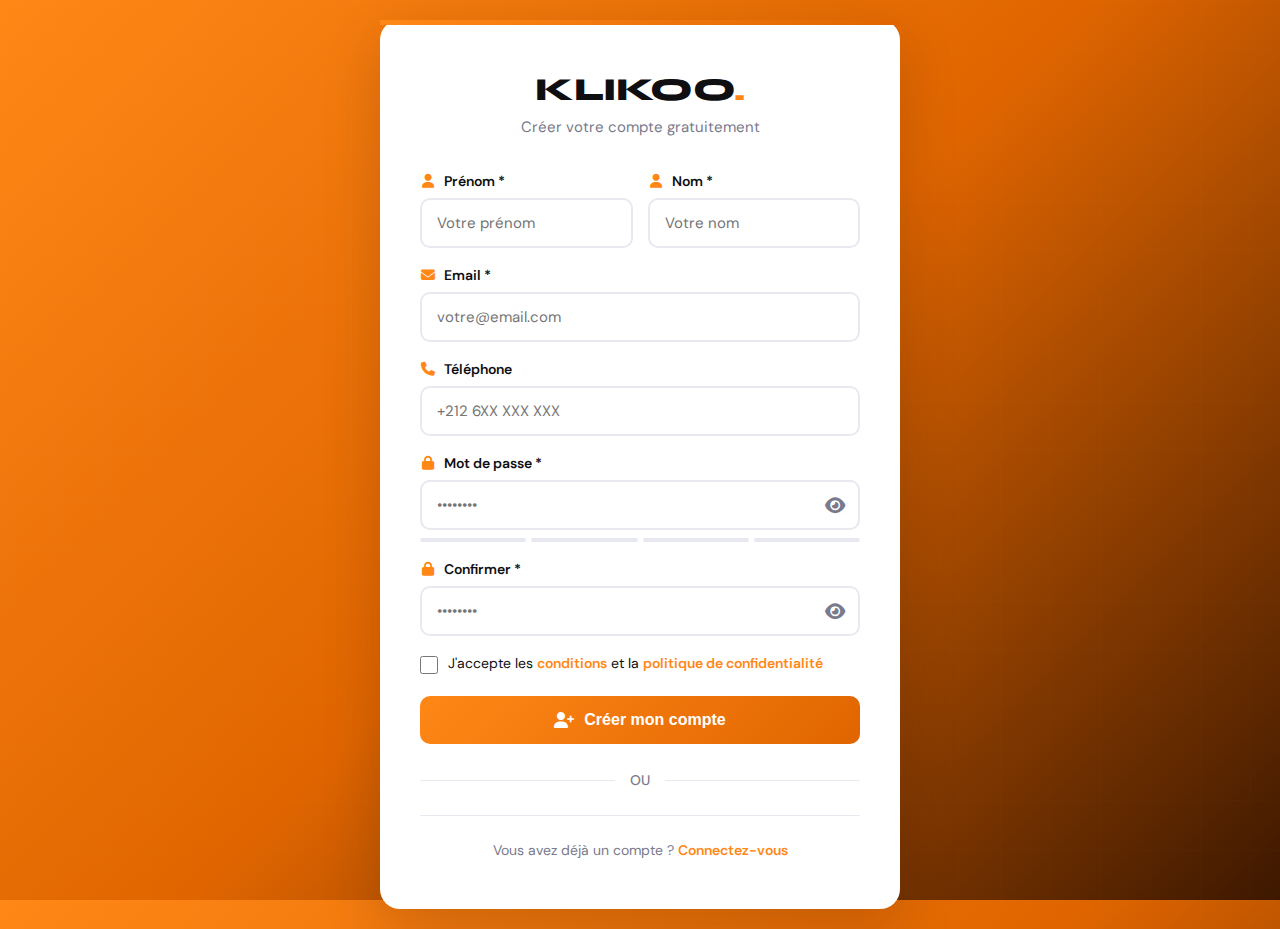
<file: signup.html>
<!DOCTYPE html>
<html lang="fr">
<head>
<meta charset="UTF-8">
<meta name="viewport" content="width=device-width, initial-scale=1.0">
<title>Inscription — KLIKOO Store</title>
<link href="https://fonts.googleapis.com/css2?family=Syne:wght@700;800;900&family=DM+Sans:wght@400;500;600;700&display=swap" rel="stylesheet">
<link rel="stylesheet" href="https://cdnjs.cloudflare.com/ajax/libs/font-awesome/6.4.0/css/all.min.css">
<style>
*,*::before,*::after{margin:0;padding:0;box-sizing:border-box}
:root{--pr:#ff8716;--prd:#e06500;--prl:#fff4ea;--dk:#0f0f12;--gr:#7a7a8c;--bd:#e8e8f0;--wh:#fff;--red:#ef4444;--green:#10b981;--sh3:0 20px 60px rgba(0,0,0,.16);--tr:all .26s cubic-bezier(.4,0,.2,1)}
html{scroll-behavior:smooth;height:100%}
body{font-family:'DM Sans',sans-serif;color:var(--dk);background:linear-gradient(135deg,#ff8716 0%,#e06500 50%,#3d1800 100%);min-height:100vh;display:flex;align-items:center;justify-content:center;padding:20px;position:relative}
body::before{content:'';position:absolute;inset:0;background-image:linear-gradient(rgba(255,255,255,.04) 1px,transparent 1px),linear-gradient(90deg,rgba(255,255,255,.04) 1px,transparent 1px);background-size:50px 50px;pointer-events:none;opacity:0.3}
a{text-decoration:none;color:inherit}
.auth-container{width:100%;max-width:520px;position:relative;z-index:1}
.back-home{position:absolute;top:-60px;left:0;display:flex;align-items:center;gap:8px;color:#fff;background:rgba(255,255,255,.15);backdrop-filter:blur(10px);padding:10px 20px;border-radius:25px;font-weight:600;font-size:14px;transition:var(--tr);border:1px solid rgba(255,255,255,.2)}
.back-home:hover{background:rgba(255,255,255,.25);transform:translateX(-3px);border-color:rgba(255,255,255,.4)}
.auth-box{background:var(--wh);border-radius:20px;box-shadow:var(--sh3);padding:50px 40px;position:relative}
.auth-box::before{content:'';position:absolute;top:0;left:0;width:100%;height:5px;background:linear-gradient(90deg,var(--pr),var(--prd))}
.auth-logo{text-align:center;margin-bottom:35px}
.auth-logo h1{font-family:'Syne',sans-serif;font-size:32px;font-weight:900;color:var(--dk);margin-bottom:8px;letter-spacing:-0.5px}
.auth-logo h1 span{color:var(--pr)}
.auth-logo p{color:var(--gr);font-size:15px}
.message{padding:14px 16px;border-radius:10px;margin-bottom:20px;font-size:14px;display:none;align-items:center;gap:10px;animation:slideDown .3s ease}
.message i{font-size:18px}
.message.error{background:#fee;color:#c00;border:1px solid #fcc}
.message.success{background:#efe;color:#060;border:1px solid #cfc}
.message.show{display:flex}
@keyframes slideDown{from{opacity:0;transform:translateY(-10px)}to{opacity:1;transform:translateY(0)}}
.form-row{display:grid;grid-template-columns:1fr 1fr;gap:15px}
.form-group{margin-bottom:18px;position:relative}
.form-group label{display:block;margin-bottom:8px;font-weight:600;color:var(--dk);font-size:14px}
.form-group label i{color:var(--pr);margin-right:8px;width:16px;text-align:center}
.form-group input{width:100%;padding:13px 45px 13px 15px;border:2px solid var(--bd);border-radius:10px;font-size:15px;transition:var(--tr);font-family:inherit;color:var(--dk)}
.form-group input:focus{border-color:var(--pr);outline:none;box-shadow:0 0 0 4px rgba(255,135,22,.1)}
.toggle-password{position:absolute;right:15px;top:43px;cursor:pointer;color:var(--gr);font-size:18px;transition:color .2s;z-index:2}
.toggle-password:hover{color:var(--pr)}
.password-strength{margin-top:8px;display:flex;gap:5px;height:4px}
.strength-bar{flex:1;background:var(--bd);border-radius:2px;transition:var(--tr)}
.strength-bar.active-weak{background:#ff4444}
.strength-bar.active-medium{background:var(--pr)}
.strength-bar.active-strong{background:var(--green)}
.strength-text{font-size:12px;margin-top:5px;font-weight:600}
.strength-weak{color:#ff4444}
.strength-medium{color:var(--pr)}
.strength-strong{color:var(--green)}
.terms-checkbox{display:flex;align-items:flex-start;gap:10px;margin-bottom:22px;font-size:14px}
.terms-checkbox input{width:18px;height:18px;cursor:pointer;margin-top:2px;flex-shrink:0;accent-color:var(--pr)}
.terms-checkbox a{color:var(--pr);font-weight:600}
.submit-btn{width:100%;padding:15px;background:linear-gradient(135deg,var(--pr) 0%,var(--prd) 100%);color:#fff;border-radius:10px;font-size:16px;font-weight:700;cursor:pointer;transition:var(--tr);display:flex;align-items:center;justify-content:center;gap:10px;border:none}
.submit-btn:hover:not(:disabled){transform:translateY(-2px);box-shadow:0 5px 20px rgba(255,135,22,.4)}
.submit-btn:disabled{opacity:.6;cursor:not-allowed}
.divider{text-align:center;margin:25px 0;position:relative}
.divider::before{content:'';position:absolute;top:50%;left:0;width:100%;height:1px;background:var(--bd)}
.divider span{background:var(--wh);padding:0 15px;position:relative;color:var(--gr);font-size:14px;font-weight:500}
.auth-footer{text-align:center;margin-top:25px;padding-top:25px;border-top:1px solid var(--bd);font-size:14px;color:var(--gr)}
.auth-footer a{color:var(--pr);font-weight:600;transition:color .2s}
.auth-footer a:hover{color:var(--prd);text-decoration:underline}
@media(max-width:480px){body{padding:10px}.auth-box{padding:40px 25px}.auth-logo h1{font-size:26px}.back-home{top:-50px;font-size:13px;padding:8px 16px}.form-row{grid-template-columns:1fr}}
</style>
</head>
<body>
<div class="auth-container">
  <a href="index.html" class="back-home"><i class="fas fa-arrow-left"></i>Retour à l'accueil</a>
  <div class="auth-box">
    <div class="auth-logo">
      <h1>KLIKOO<span>.</span></h1>
      <p>Créer votre compte gratuitement</p>
    </div>
    <div class="message error" id="errorMsg"><i class="fas fa-exclamation-circle"></i><span id="errorText"></span></div>
    <div class="message success" id="successMsg"><i class="fas fa-check-circle"></i><span id="successText"></span></div>
    <form id="signupForm">
      <div class="form-row">
        <div class="form-group">
          <label for="prenom"><i class="fas fa-user"></i>Prénom *</label>
          <input type="text" id="prenom" placeholder="Votre prénom" required maxlength="50" autocomplete="given-name">
        </div>
        <div class="form-group">
          <label for="nom"><i class="fas fa-user"></i>Nom *</label>
          <input type="text" id="nom" placeholder="Votre nom" required maxlength="50" autocomplete="family-name">
        </div>
      </div>
      <div class="form-group">
        <label for="email"><i class="fas fa-envelope"></i>Email *</label>
        <input type="email" id="email" placeholder="votre@email.com" required autocomplete="email">
      </div>
      <div class="form-group">
        <label for="telephone"><i class="fas fa-phone"></i>Téléphone</label>
        <input type="tel" id="telephone" placeholder="+212 6XX XXX XXX" pattern="(\+212|0)[5-7][0-9]{8}" autocomplete="tel">
      </div>
      <div class="form-group">
        <label for="password"><i class="fas fa-lock"></i>Mot de passe *</label>
        <input type="password" id="password" placeholder="••••••••" required minlength="6" autocomplete="new-password">
        <i class="fas fa-eye toggle-password" id="togglePassword1"></i>
        <div class="password-strength">
          <div class="strength-bar" id="strength-1"></div>
          <div class="strength-bar" id="strength-2"></div>
          <div class="strength-bar" id="strength-3"></div>
          <div class="strength-bar" id="strength-4"></div>
        </div>
        <div class="strength-text" id="strengthText"></div>
      </div>
      <div class="form-group">
        <label for="confirmPassword"><i class="fas fa-lock"></i>Confirmer *</label>
        <input type="password" id="confirmPassword" placeholder="••••••••" required minlength="6" autocomplete="new-password">
        <i class="fas fa-eye toggle-password" id="togglePassword2"></i>
      </div>
      <div class="terms-checkbox">
        <input type="checkbox" id="terms" required>
        <label for="terms">J'accepte les <a href="#" onclick="event.preventDefault()">conditions</a> et la <a href="#" onclick="event.preventDefault()">politique de confidentialité</a></label>
      </div>
      <button type="submit" class="submit-btn" id="submitBtn">
        <i class="fas fa-user-plus"></i>Créer mon compte
      </button>
    </form>
    <div class="divider"><span>OU</span></div>
    <div class="auth-footer">Vous avez déjà un compte ? <a href="login.html">Connectez-vous</a></div>
  </div>
</div>

<script>
  console.log('📝 KLIKOO Signup');

  const signupForm = document.getElementById('signupForm');
  const prenomInput = document.getElementById('prenom');
  const nomInput = document.getElementById('nom');
  const emailInput = document.getElementById('email');
  const telephoneInput = document.getElementById('telephone');
  const passwordInput = document.getElementById('password');
  const confirmPasswordInput = document.getElementById('confirmPassword');
  const termsCheckbox = document.getElementById('terms');
  const togglePassword1 = document.getElementById('togglePassword1');
  const togglePassword2 = document.getElementById('togglePassword2');
  const submitBtn = document.getElementById('submitBtn');
  const errorMsg = document.getElementById('errorMsg');
  const errorText = document.getElementById('errorText');
  const successMsg = document.getElementById('successMsg');
  const successText = document.getElementById('successText');
  const bars = [
    document.getElementById('strength-1'),
    document.getElementById('strength-2'),
    document.getElementById('strength-3'),
    document.getElementById('strength-4')
  ];
  const strengthText = document.getElementById('strengthText');

  function showError(msg) {
    successMsg.classList.remove('show');
    errorText.textContent = msg;
    errorMsg.classList.add('show');
    setTimeout(() => errorMsg.classList.remove('show'), 5000);
  }

  function showSuccess(msg) {
    errorMsg.classList.remove('show');
    successText.textContent = msg;
    successMsg.classList.add('show');
  }

  // Toggle password visibility
  togglePassword1.addEventListener('click', function () {
    if (passwordInput.type === 'password') {
      passwordInput.type = 'text';
      togglePassword1.classList.replace('fa-eye', 'fa-eye-slash');
    } else {
      passwordInput.type = 'password';
      togglePassword1.classList.replace('fa-eye-slash', 'fa-eye');
    }
  });

  togglePassword2.addEventListener('click', function () {
    if (confirmPasswordInput.type === 'password') {
      confirmPasswordInput.type = 'text';
      togglePassword2.classList.replace('fa-eye', 'fa-eye-slash');
    } else {
      confirmPasswordInput.type = 'password';
      togglePassword2.classList.replace('fa-eye-slash', 'fa-eye');
    }
  });

  // Password strength checker
  function checkPasswordStrength() {
    const password = passwordInput.value;
    bars.forEach(bar => bar.className = 'strength-bar');
    if (!password.length) { strengthText.textContent = ''; return; }

    let strength = 0;
    if (password.length >= 6) strength++;
    if (password.length >= 10) strength++;
    if (/[a-z]/.test(password) && /[A-Z]/.test(password)) strength++;
    if (/[0-9]/.test(password)) strength++;
    if (/[^a-zA-Z0-9]/.test(password)) strength++;
    strength = Math.min(Math.ceil(strength * 4 / 5), 4);

    if (strength <= 1) {
      bars[0].classList.add('active-weak');
      strengthText.textContent = 'Faible';
      strengthText.className = 'strength-text strength-weak';
    } else if (strength === 2) {
      bars[0].classList.add('active-medium');
      bars[1].classList.add('active-medium');
      strengthText.textContent = 'Moyen';
      strengthText.className = 'strength-text strength-medium';
    } else if (strength === 3) {
      bars[0].classList.add('active-strong');
      bars[1].classList.add('active-strong');
      bars[2].classList.add('active-strong');
      strengthText.textContent = 'Fort';
      strengthText.className = 'strength-text strength-strong';
    } else {
      bars.forEach(bar => bar.classList.add('active-strong'));
      strengthText.textContent = 'Très fort';
      strengthText.className = 'strength-text strength-strong';
    }
  }

  passwordInput.addEventListener('input', checkPasswordStrength);

  // Form submission
  signupForm.addEventListener('submit', function (e) {
    e.preventDefault();

    const prenom = prenomInput.value.trim();
    const nom = nomInput.value.trim();
    const email = emailInput.value.trim();
    const telephone = telephoneInput.value.trim();
    const password = passwordInput.value;
    const confirmPassword = confirmPasswordInput.value;
    const terms = termsCheckbox.checked;

    if (!prenom || !nom || !email || !password || !confirmPassword) {
      showError('Veuillez remplir tous les champs obligatoires');
      return;
    }
    if (!/^[^\s@]+@[^\s@]+\.[^\s@]+$/.test(email)) {
      showError('Adresse email invalide');
      return;
    }
    if (password.length < 6) {
      showError('Mot de passe trop court (minimum 6 caractères)');
      return;
    }
    if (password !== confirmPassword) {
      showError('Les mots de passe ne correspondent pas');
      return;
    }
    if (!terms) {
      showError('Veuillez accepter les conditions d\'utilisation');
      return;
    }

    submitBtn.disabled = true;
    submitBtn.innerHTML = '<i class="fas fa-spinner fa-spin"></i> Création en cours...';

    const users = JSON.parse(localStorage.getItem('kliko_users') || '[]');

    if (users.some(u => u.email === email)) {
      showError('Cet email est déjà utilisé');
      submitBtn.disabled = false;
      submitBtn.innerHTML = '<i class="fas fa-user-plus"></i> Créer mon compte';
      return;
    }

    const newUser = {
      id: Date.now(),
      prenom: prenom,
      nom: nom,
      email: email,
      telephone: telephone,
      password: password,
      createdAt: new Date().toISOString(),
      lastLogin: null
    };

    users.push(newUser);
    localStorage.setItem('kliko_users', JSON.stringify(users));
    console.log('✅ Compte créé:', newUser.email);

    // Créer la session
    const session = {
      id: newUser.id,
      email: newUser.email,
      nom: newUser.nom,
      prenom: newUser.prenom,
      loginTime: new Date().toISOString()
    };
    localStorage.setItem('klikoo_session', JSON.stringify(session));

    showSuccess('Compte créé avec succès ! Redirection...');
    setTimeout(() => window.location.href = 'index.html', 2000);
  });

  // ✅ BUG CORRIGÉ: Suppression du redirect automatique sur la page inscription
  // Avant: si l'utilisateur était connecté, il était redirigé même sur cette page
  // Maintenant: le redirect automatique est UNIQUEMENT dans login.html
</script>
</body>
</html>
</file>
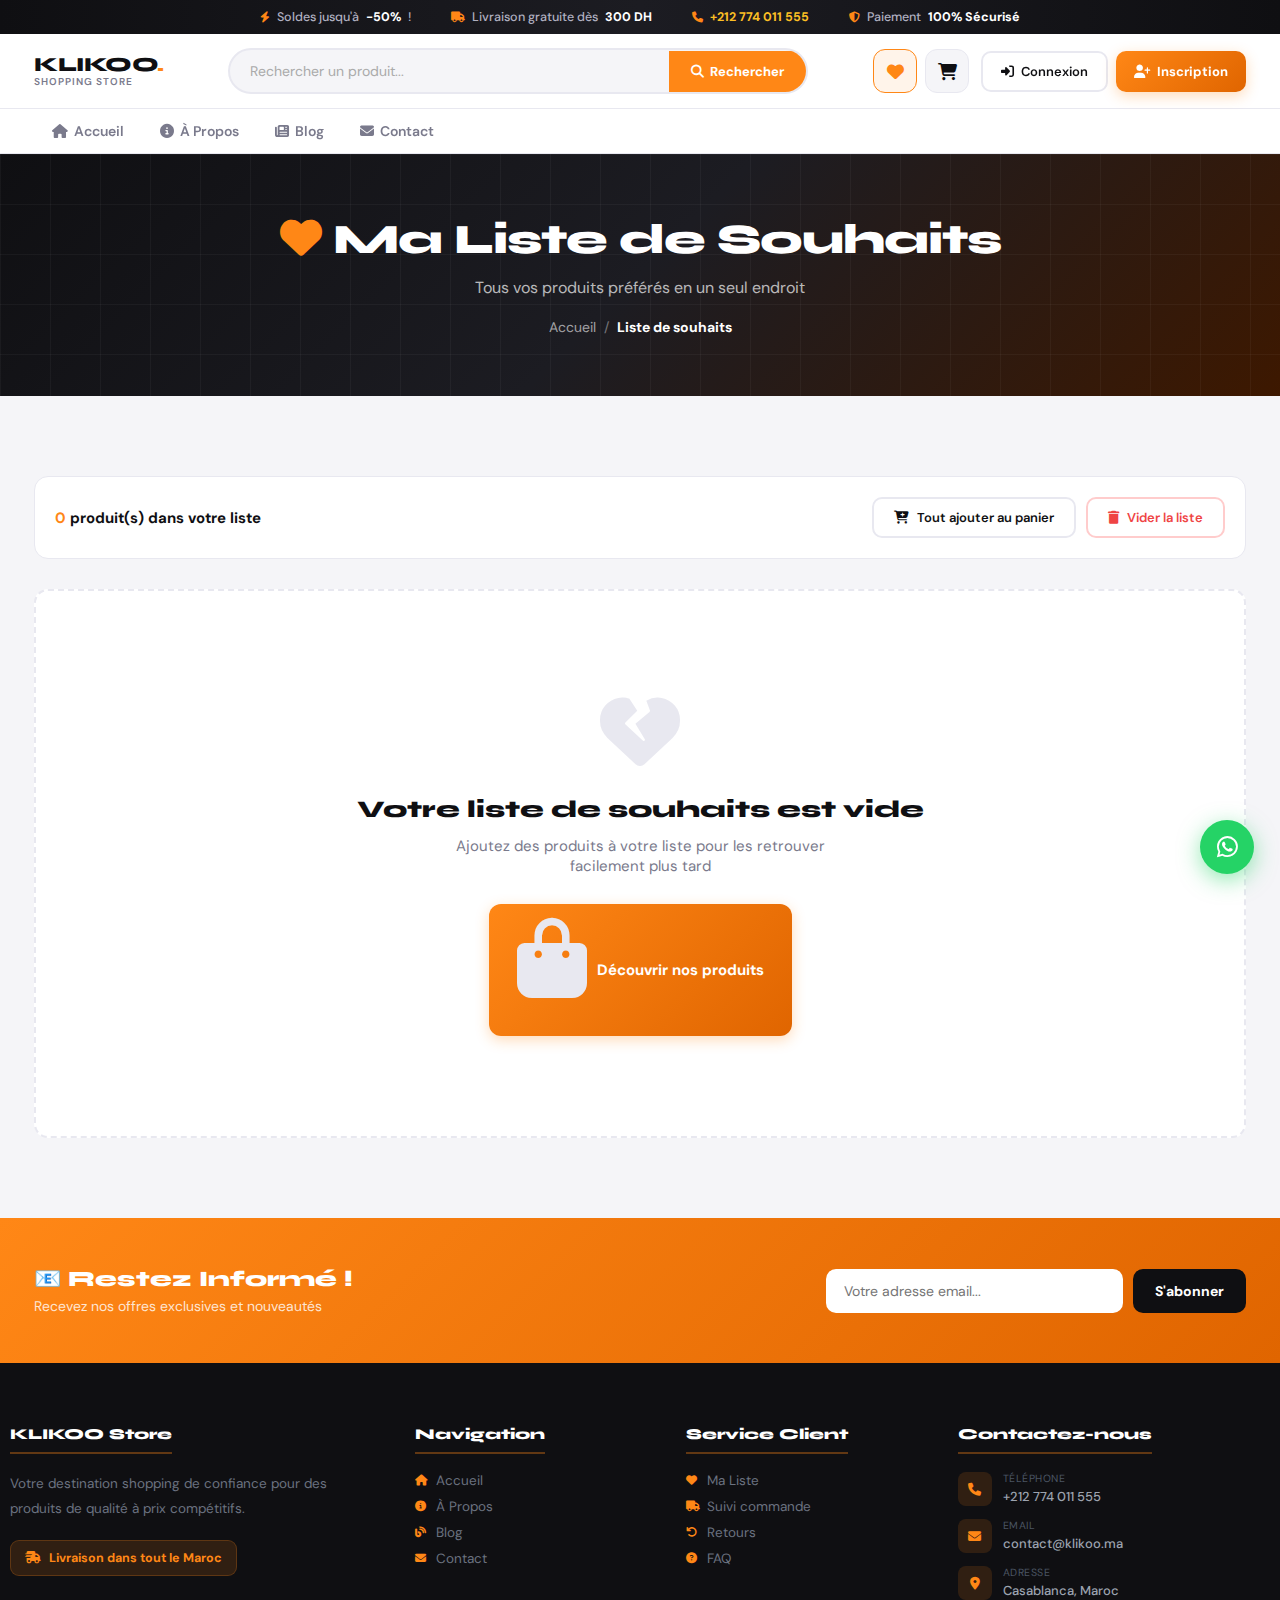
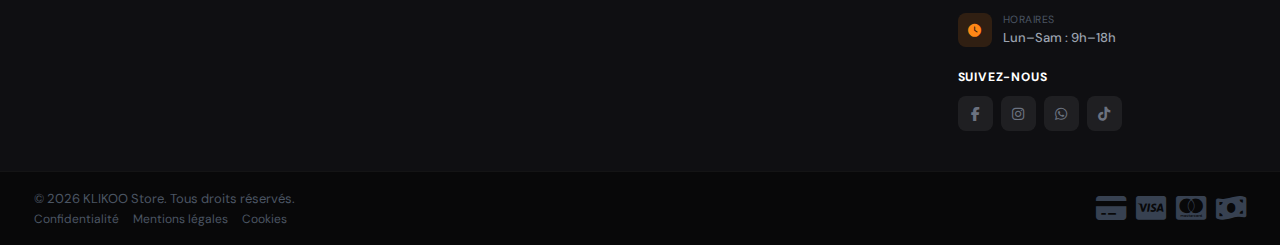
<file: wishlist.html>
<!DOCTYPE html>
<html lang="fr">
<head>
<meta charset="UTF-8">
<meta name="viewport" content="width=device-width, initial-scale=1.0">
<title>Ma Liste de Souhaits — KLIKOO Store</title>
<link rel="preconnect" href="https://fonts.googleapis.com">
<link href="https://fonts.googleapis.com/css2?family=Syne:wght@700;800;900&family=DM+Sans:ital,wght@0,400;0,500;0,600;0,700;1,400&display=swap" rel="stylesheet">
<link rel="stylesheet" href="https://cdnjs.cloudflare.com/ajax/libs/font-awesome/6.4.0/css/all.min.css">
<style>
*,*::before,*::after{margin:0;padding:0;box-sizing:border-box}
:root{
  --pr:#ff8716;--prd:#e06500;--prl:#fff4ea;--prs:rgba(255,135,22,.12);
  --dk:#0f0f12;--dk2:#1c1c22;--mid:#4a4a5a;
  --gr:#7a7a8c;--bd:#e8e8f0;--li:#f5f5f8;--wh:#fff;
  --green:#10b981;--red:#ef4444;--blue:#3b82f6;
  --sh1:0 2px 8px rgba(0,0,0,.06);
  --sh2:0 8px 28px rgba(0,0,0,.10);
  --sh3:0 20px 60px rgba(0,0,0,.16);
  --r:14px;--tr:all .26s cubic-bezier(.4,0,.2,1)
}
html{scroll-behavior:smooth}
body{font-family:'DM Sans',sans-serif;color:var(--dk);background:var(--li);-webkit-font-smoothing:antialiased;overflow-x:hidden}
a{text-decoration:none;color:inherit}
button{font-family:inherit;cursor:pointer;border:none;background:none}
img{max-width:100%;height:auto;display:block}
.container{max-width:1260px;margin:0 auto;padding:0 24px}

/* ── ANNOUNCE BAR ── */
.ann-bar{background:linear-gradient(90deg,#0f0f12 0%,#1c1c22 50%,#0f0f12 100%);padding:9px 0;overflow:hidden}
.ann-scroll{display:flex;align-items:center;justify-content:center;gap:40px;flex-wrap:wrap}
.ann-item{display:flex;align-items:center;gap:7px;font-size:12.5px;font-weight:500;color:#b0b0c0;white-space:nowrap}
.ann-item i{color:var(--pr);font-size:11px}
.ann-item b{color:var(--wh)}
.ann-item a{color:#fbbf24;font-weight:700}

/* ── HEADER ── */
.site-header{background:var(--wh);border-bottom:1px solid var(--bd);position:sticky;top:0;z-index:1000;transition:box-shadow .3s}
.site-header.scrolled{box-shadow:0 4px 20px rgba(0,0,0,.10)}
.h-top{padding:14px 0}
.h-top-grid{display:grid;grid-template-columns:auto 1fr auto;align-items:center;gap:20px}
.h-logo{display:flex;align-items:center;gap:12px;flex-shrink:0}
.h-logo-text{display:flex;flex-direction:column;line-height:1}
.h-logo-name{font-family:'Syne',sans-serif;font-size:20px;font-weight:900;color:var(--dk);letter-spacing:-.5px}
.h-logo-tagline{font-size:10px;font-weight:600;color:var(--gr);text-transform:uppercase;letter-spacing:1px;margin-top:2px}
.h-srch-wrap{max-width:580px;width:100%;justify-self:center}
.h-srch{display:flex;align-items:center;background:var(--li);border:2px solid var(--bd);border-radius:50px;overflow:hidden;transition:var(--tr)}
.h-srch:focus-within{border-color:var(--pr);background:var(--wh);box-shadow:0 0 0 4px var(--prs)}
.h-srch input{flex:1;border:none;background:transparent;padding:12px 20px;font-size:14px;font-family:inherit;color:var(--dk);outline:none}
.h-srch input::placeholder{color:#aaa}
.h-srch-btn{background:var(--pr);color:var(--wh);padding:12px 22px;font-size:13px;font-weight:700;cursor:pointer;display:flex;align-items:center;gap:6px;transition:background .2s;white-space:nowrap;border:none}
.h-srch-btn:hover{background:var(--prd)}
.h-actions{display:flex;align-items:center;gap:8px;flex-shrink:0}
.h-icon-btn{position:relative;width:44px;height:44px;background:var(--li);border:1.5px solid var(--bd);border-radius:12px;display:flex;align-items:center;justify-content:center;color:var(--dk);font-size:17px;transition:var(--tr);cursor:pointer}
.h-icon-btn:hover{background:var(--prl);border-color:rgba(255,135,22,.3);color:var(--pr);transform:translateY(-1px)}
.h-icon-btn.active{background:var(--prl);border-color:var(--pr);color:var(--pr)}
.h-badge{position:absolute;top:-5px;right:-5px;background:var(--red);color:#fff;font-size:9px;font-weight:800;padding:2px 5px;border-radius:12px;min-width:17px;text-align:center;line-height:1.3;display:none}
.h-badge.show{display:block}
.h-auth{display:flex;gap:8px;margin-left:4px}
.btn-login{display:flex;align-items:center;gap:7px;padding:10px 18px;border:2px solid var(--bd);border-radius:10px;font-size:13px;font-weight:600;color:var(--dk);background:var(--wh);transition:var(--tr);white-space:nowrap}
.btn-login:hover{border-color:var(--pr);color:var(--pr);background:var(--prl)}
.btn-signup{display:flex;align-items:center;gap:7px;padding:10px 18px;background:linear-gradient(135deg,var(--pr),var(--prd));color:#fff;border-radius:10px;font-size:13px;font-weight:700;transition:var(--tr);white-space:nowrap;box-shadow:0 4px 14px rgba(255,135,22,.3)}
.btn-signup:hover{transform:translateY(-2px);box-shadow:0 8px 24px rgba(255,135,22,.4)}
.user-menu{position:relative}
.user-btn{display:flex;align-items:center;gap:8px;padding:10px 16px;background:var(--prl);border:2px solid rgba(255,135,22,.3);border-radius:10px;font-size:13px;font-weight:600;color:var(--pr);cursor:pointer;transition:var(--tr)}
.user-btn:hover{background:var(--pr);color:#fff;border-color:var(--pr)}
.user-btn i{font-size:16px}
.user-dropdown{position:absolute;top:calc(100% + 8px);right:0;background:var(--wh);border:1.5px solid var(--bd);border-radius:12px;box-shadow:var(--sh2);min-width:200px;display:none;z-index:100}
.user-dropdown.show{display:block}
.user-dropdown-header{padding:16px;border-bottom:1px solid var(--bd)}
.user-dropdown-header strong{display:block;color:var(--dk);font-size:14px;margin-bottom:4px}
.user-dropdown-header span{color:var(--gr);font-size:12px}
.user-dropdown-item{display:flex;align-items:center;gap:10px;padding:12px 16px;color:var(--dk);font-size:13px;font-weight:500;cursor:pointer;transition:var(--tr)}
.user-dropdown-item:hover{background:var(--li);color:var(--pr)}
.user-dropdown-item i{width:20px;color:var(--pr)}
.user-dropdown-divider{height:1px;background:var(--bd);margin:4px 0}
.hbg{display:none;flex-direction:column;gap:5px;padding:10px;background:var(--li);border:1.5px solid var(--bd);border-radius:10px}
.hbg span{width:22px;height:2.5px;background:var(--dk);border-radius:2px;display:block;transition:var(--tr)}
.hbg:hover span{background:var(--pr)}
.h-nav{border-top:1px solid var(--bd)}
.nav-inner{display:flex;align-items:center}
.nav-ul{display:flex;list-style:none}
.nav-ul li a{display:flex;align-items:center;gap:6px;padding:13px 18px;font-size:14px;font-weight:600;color:var(--gr);position:relative;transition:color .22s}
.nav-ul li a::after{content:'';position:absolute;bottom:0;left:50%;transform:translateX(-50%) scaleX(0);width:60%;height:3px;background:var(--pr);border-radius:2px 2px 0 0;transition:transform .22s}
.nav-ul li a:hover,.nav-ul li.act a{color:var(--pr)}
.nav-ul li.act a::after,.nav-ul li a:hover::after{transform:translateX(-50%) scaleX(1)}
.mob-menu{display:none;background:var(--wh);border-top:1px solid var(--bd);padding:16px 24px}
.mob-menu.open{display:block}
.mob-ul{list-style:none;flex-direction:column;gap:4px;margin-bottom:14px;display:flex}
.mob-ul li a{display:flex;align-items:center;gap:10px;padding:12px 15px;border-radius:9px;font-size:14px;font-weight:600;color:var(--gr);transition:var(--tr)}
.mob-ul li a:hover,.mob-ul li.act a{color:var(--pr);background:var(--prl)}
.mob-auth-row{display:flex;gap:10px}
.mob-auth-row a,.mob-auth-row button{flex:1;justify-content:center}

/* ── PAGE HEADER ── */
.page-header{background:linear-gradient(135deg,#0f0f12 0%,#1c1c22 50%,#3d1800 100%);padding:60px 0;position:relative;overflow:hidden}
.page-header::before{content:'';position:absolute;inset:0;background-image:linear-gradient(rgba(255,255,255,.04) 1px,transparent 1px),linear-gradient(90deg,rgba(255,255,255,.04) 1px,transparent 1px);background-size:50px 50px;pointer-events:none}
.page-header-content{position:relative;z-index:2;text-align:center}
.page-header h1{font-family:'Syne',sans-serif;font-size:42px;font-weight:900;color:#fff;margin-bottom:12px;letter-spacing:-1px}
.page-header h1 i{color:var(--pr);margin-right:12px}
.page-header p{font-size:16px;color:rgba(255,255,255,.7);max-width:600px;margin:0 auto}
.breadcrumb{display:flex;align-items:center;justify-content:center;gap:8px;margin-top:20px;font-size:14px}
.breadcrumb a{color:rgba(255,255,255,.6);transition:color .2s}
.breadcrumb a:hover{color:var(--pr)}
.breadcrumb span{color:rgba(255,255,255,.4)}
.breadcrumb strong{color:#fff}

/* ── WISHLIST SECTION ── */
.wishlist-section{padding:80px 0}
.wish-toolbar{background:var(--wh);border:1.5px solid var(--bd);border-radius:var(--r);padding:20px;display:flex;align-items:center;justify-content:space-between;margin-bottom:30px;flex-wrap:wrap;gap:16px}
.wish-count{font-size:15px;font-weight:700;color:var(--dk)}
.wish-count span{color:var(--pr)}
.wish-actions{display:flex;gap:10px}
.wish-btn{padding:10px 20px;border:2px solid var(--bd);border-radius:10px;font-size:13px;font-weight:600;color:var(--dk);background:var(--wh);transition:var(--tr);display:flex;align-items:center;gap:8px}
.wish-btn:hover{border-color:var(--pr);color:var(--pr);background:var(--prl)}
.wish-btn.danger{border-color:#ffcccc;color:var(--red)}
.wish-btn.danger:hover{border-color:var(--red);background:#fff5f5}

/* ── WISHLIST GRID ── */
.wish-grid{display:grid;grid-template-columns:repeat(4,1fr);gap:22px}
.wish-empty{grid-column:1/-1;text-align:center;padding:100px 20px;background:var(--wh);border-radius:var(--r);border:2px dashed var(--bd)}
.wish-empty i{font-size:80px;color:var(--bd);display:block;margin-bottom:24px}
.wish-empty h3{font-family:'Syne',sans-serif;font-size:24px;font-weight:800;color:var(--dk);margin-bottom:12px}
.wish-empty p{font-size:15px;color:var(--gr);margin-bottom:28px;max-width:400px;margin-left:auto;margin-right:auto}
.wish-empty-btn{display:inline-flex;align-items:center;gap:10px;padding:14px 28px;background:linear-gradient(135deg,var(--pr),var(--prd));color:#fff;border-radius:12px;font-size:15px;font-weight:700;transition:var(--tr);box-shadow:0 4px 14px rgba(255,135,22,.3)}
.wish-empty-btn:hover{transform:translateY(-2px);box-shadow:0 8px 24px rgba(255,135,22,.4)}

.wish-card{background:var(--wh);border-radius:var(--r);overflow:hidden;border:1.5px solid var(--bd);transition:var(--tr);position:relative;display:flex;flex-direction:column}
.wish-card:hover{transform:translateY(-6px);box-shadow:var(--sh3);border-color:rgba(255,135,22,.25)}
.wish-img-wrap{position:relative;height:200px;background:#f9f9fc;overflow:hidden;cursor:pointer}
.wish-img-wrap img{width:100%;height:100%;object-fit:contain;padding:14px;transition:transform .5s ease}
.wish-card:hover .wish-img-wrap img{transform:scale(1.07)}
.wish-badge{position:absolute;top:10px;left:10px;font-size:10px;font-weight:800;padding:4px 10px;border-radius:20px;text-transform:uppercase;letter-spacing:.5px;z-index:2}
.badge-sale{background:#ef4444;color:#fff}
.badge-new{background:var(--green);color:#fff}
.badge-hot{background:var(--pr);color:#fff}
.wish-remove{position:absolute;top:10px;right:10px;width:34px;height:34px;background:var(--wh);border-radius:50%;display:flex;align-items:center;justify-content:center;font-size:15px;color:var(--red);box-shadow:var(--sh1);transition:var(--tr);cursor:pointer;border:1.5px solid var(--bd);z-index:3}
.wish-remove:hover{background:#fff5f5;border-color:var(--red);transform:scale(1.12)}
.wish-body{padding:16px 16px 18px;flex:1;display:flex;flex-direction:column}
.wish-cat-tag{font-size:11px;font-weight:700;color:var(--pr);text-transform:uppercase;letter-spacing:.5px;margin-bottom:6px}
.wish-name{font-size:14px;font-weight:700;color:var(--dk);line-height:1.4;margin-bottom:9px;display:-webkit-box;-webkit-line-clamp:2;-webkit-box-orient:vertical;overflow:hidden;cursor:pointer;transition:color .2s}
.wish-card:hover .wish-name{color:var(--pr)}
.wish-stars{display:flex;align-items:center;gap:5px;margin-bottom:10px}
.stars{display:flex;gap:2px}
.stars i{font-size:11px;color:#fbbf24}
.wish-reviews{font-size:11.5px;color:var(--gr)}
.wish-price-row{display:flex;align-items:center;gap:9px;margin-bottom:14px;flex-wrap:wrap}
.wish-price{font-size:20px;font-weight:800;color:var(--pr)}
.wish-old{font-size:14px;color:#bbb;text-decoration:line-through;font-weight:500}
.wish-discount{background:rgba(239,68,68,.1);color:#ef4444;font-size:11px;font-weight:800;padding:3px 8px;border-radius:8px}
.wish-stock{font-size:12px;color:var(--gr);display:flex;align-items:center;gap:5px;margin-bottom:10px}
.wish-stock i{font-size:10px}
.in-stock{color:var(--green)}
.low-stock{color:#f59e0b}
.out-stock{color:var(--red)}
.wish-add-btn{display:flex;align-items:center;justify-content:center;gap:8px;padding:11px;background:linear-gradient(135deg,var(--pr),var(--prd));color:#fff;border-radius:10px;font-size:13.5px;font-weight:700;cursor:pointer;transition:var(--tr);border:none;width:100%;margin-top:auto}
.wish-add-btn:hover{transform:translateY(-1px);box-shadow:0 6px 18px rgba(255,135,22,.38)}
.wish-add-btn.in-cart{background:var(--green)}
.wish-add-btn:disabled{opacity:.6;cursor:not-allowed;transform:none;box-shadow:none}

/* ── TOAST ── */
.toast{position:fixed;bottom:32px;left:50%;transform:translateX(-50%) translateY(80px);background:var(--dk);color:#fff;padding:14px 22px;border-radius:12px;font-size:14px;font-weight:600;z-index:10000;transition:transform .3s,opacity .3s;opacity:0;display:flex;align-items:center;gap:10px;white-space:nowrap;box-shadow:var(--sh3)}
.toast.show{transform:translateX(-50%) translateY(0);opacity:1}
.toast i{color:var(--pr);font-size:16px}

/* ── FOOTER ── */
.site-footer{background:#0f0f12;color:#9ca3af;margin-top:0}
.f-nl{background:linear-gradient(135deg,var(--pr) 0%,var(--prd) 100%);padding:48px 0}
.f-nl-inner{display:flex;align-items:center;justify-content:space-between;gap:28px;flex-wrap:wrap}
.f-nl-text h3{font-family:'Syne',sans-serif;font-size:22px;font-weight:800;color:#fff;margin-bottom:5px}
.f-nl-text p{color:rgba(255,255,255,.82);font-size:14px}
.f-nl-form{display:flex;gap:10px;flex:1;max-width:420px}
.f-nl-form input{flex:1;padding:13px 18px;border-radius:10px;border:none;font-size:14px;outline:none;font-family:inherit}
.f-nl-form button{padding:13px 22px;background:#0f0f12;color:#fff;border-radius:10px;font-weight:700;font-size:14px;cursor:pointer;transition:var(--tr);white-space:nowrap;border:none}
.f-nl-form button:hover{background:#1c1c22}
.f-grid{display:grid;grid-template-columns:1.6fr 1fr 1fr 1.4fr;gap:48px;padding:60px 0 40px}
.fc h4{font-family:'Syne',sans-serif;font-size:15px;font-weight:800;color:#fff;margin-bottom:18px;padding-bottom:9px;border-bottom:2px solid rgba(255,135,22,.35);display:inline-block}
.fc-about{color:#6b7280;font-size:13.5px;line-height:1.85;margin-bottom:18px}
.f-badge{display:inline-flex;align-items:center;gap:8px;background:rgba(255,135,22,.14);color:var(--pr);padding:9px 14px;border-radius:9px;font-size:12.5px;font-weight:700;border:1px solid rgba(255,135,22,.22)}
.f-links{list-style:none;display:flex;flex-direction:column;gap:9px}
.f-links li a{display:flex;align-items:center;gap:8px;color:#6b7280;font-size:13.5px;transition:var(--tr)}
.f-links li a i{color:var(--pr);width:13px;font-size:11px}
.f-links li a:hover{color:var(--pr);padding-left:4px}
.f-contact{display:flex;flex-direction:column;gap:13px;margin-bottom:22px}
.f-ci{display:flex;align-items:center;gap:11px}
.f-ci-ic{width:34px;height:34px;background:rgba(255,135,22,.14);border-radius:8px;display:flex;align-items:center;justify-content:center;color:var(--pr);font-size:13px;flex-shrink:0}
.f-ci-tx small{font-size:10.5px;color:#4b5563;text-transform:uppercase;letter-spacing:.5px;display:block}
.f-ci-tx a{color:#9ca3af;font-size:13px;font-weight:500;transition:color .2s}
.f-ci-tx a:hover{color:var(--pr)}
.f-soc h5{font-size:12px;font-weight:800;color:#fff;text-transform:uppercase;letter-spacing:.8px;margin-bottom:11px}
.f-soc-icons{display:flex;gap:8px}
.f-soc-icons a{width:35px;height:35px;background:rgba(255,255,255,.07);border-radius:8px;display:flex;align-items:center;justify-content:center;color:#6b7280;font-size:14px;transition:var(--tr)}
.f-soc-icons a:hover{background:var(--pr);color:#fff;transform:translateY(-2px)}
.f-bot{background:rgba(0,0,0,.45);padding:18px 0;border-top:1px solid rgba(255,255,255,.05)}
.f-bot-inner{display:flex;align-items:center;justify-content:space-between;flex-wrap:wrap;gap:10px}
.f-copy{color:#4b5563;font-size:13px}
.f-legal{display:flex;gap:14px;margin-top:4px}
.f-legal a{color:#4b5563;font-size:12px;transition:color .2s}
.f-legal a:hover{color:var(--pr)}
.f-pay{display:flex;gap:10px;font-size:27px;color:#374151}
.f-pay i:hover{color:var(--pr)}
.wa-btn{position:fixed;bottom:26px;right:26px;width:54px;height:54px;background:#25d366;color:#fff;border-radius:50%;display:flex;align-items:center;justify-content:center;font-size:24px;box-shadow:0 6px 22px rgba(37,211,102,.5);z-index:999;animation:bumpWA 3s ease-in-out infinite;transition:transform .2s}
.wa-btn:hover{transform:scale(1.12)!important}
@keyframes bumpWA{0%,100%{transform:translateY(0)}50%{transform:translateY(-8px)}}

/* ── RESPONSIVE ── */
@media(max-width:1100px){.wish-grid{grid-template-columns:repeat(3,1fr)}}
@media(max-width:900px){.wish-grid{grid-template-columns:repeat(2,1fr)}.f-grid{grid-template-columns:1fr 1fr;gap:32px}}
@media(max-width:700px){.h-top-grid{grid-template-columns:auto auto}.h-srch-wrap{display:none}.h-auth{display:none}.hbg{display:flex}.h-nav{display:none}.page-header h1{font-size:32px}.wish-toolbar{flex-direction:column;align-items:stretch}.wish-actions{justify-content:stretch}.wish-btn{flex:1;justify-content:center}.f-grid{grid-template-columns:1fr;gap:28px}.f-nl-inner{flex-direction:column;text-align:center}.f-nl-form{max-width:100%}}
@media(max-width:480px){.container{padding:0 16px}.wish-grid{grid-column:1fr;gap:14px}}
</style>
</head>
<body>

<!-- ANNOUNCE BAR -->
<div class="ann-bar">
  <div class="container">
    <div class="ann-scroll">
      <span class="ann-item"><i class="fas fa-bolt"></i> Soldes jusqu'à <b>-50%</b> !</span>
      <span class="ann-item"><i class="fas fa-truck"></i> Livraison gratuite dès <b>300 DH</b></span>
      <span class="ann-item"><i class="fas fa-phone"></i> <a href="tel:+212774011555">+212 774 011 555</a></span>
      <span class="ann-item"><i class="fas fa-shield-alt"></i> Paiement <b>100% Sécurisé</b></span>
    </div>
  </div>
</div>

<!-- HEADER -->
<header class="site-header" id="siteHeader">
  <div class="h-top">
    <div class="container h-top-grid">
      <a href="index.html" class="h-logo">
        <div class="h-logo-text">
          <span class="h-logo-name">KLIKOO<span style="color:var(--pr)">.</span></span>
          <span class="h-logo-tagline">Shopping Store</span>
        </div>
      </a>
      <div class="h-srch-wrap">
        <div class="h-srch">
          <input type="search" placeholder="Rechercher un produit...">
          <button class="h-srch-btn"><i class="fas fa-search"></i> Rechercher</button>
        </div>
      </div>
      <div class="h-actions">
        <a href="wishlist.html" class="h-icon-btn active" title="Liste de souhaits">
          <i class="fa-solid fa-heart"></i>
          <span class="h-badge" id="wishBadge">0</span>
        </a>
        <a href="index.html" class="h-icon-btn" title="Panier">
          <i class="fa-solid fa-cart-shopping"></i>
          <span class="h-badge" id="cartBadge">0</span>
        </a>
        <div class="h-auth" id="authButtons">
          <a href="login.html" class="btn-login"><i class="fas fa-sign-in-alt"></i> Connexion</a>
          <a href="signup.html" class="btn-signup"><i class="fas fa-user-plus"></i> Inscription</a>
        </div>
        <div class="user-menu" id="userMenu" style="display:none">
          <button class="user-btn" onclick="toggleUserDropdown()">
            <i class="fas fa-user-circle"></i>
            <span id="userName">Utilisateur</span>
            <i class="fas fa-chevron-down" style="font-size:10px"></i>
          </button>
          <div class="user-dropdown" id="userDropdown">
            <div class="user-dropdown-header">
              <strong id="userFullName">Nom Utilisateur</strong>
              <span id="userEmail">email@example.com</span>
            </div>
            <div class="user-dropdown-item" onclick="window.location.href='#'"><i class="fas fa-user"></i> Mon profil</div>
            <div class="user-dropdown-item" onclick="window.location.href='#'"><i class="fas fa-box"></i> Mes commandes</div>
            <div class="user-dropdown-item" onclick="window.location.href='wishlist.html'"><i class="fas fa-heart"></i> Ma liste de souhaits</div>
            <div class="user-dropdown-divider"></div>
            <div class="user-dropdown-item" onclick="logout()"><i class="fas fa-sign-out-alt"></i> Déconnexion</div>
          </div>
        </div>
        <button class="hbg" onclick="toggleMob()"><span></span><span></span><span></span></button>
      </div>
    </div>
  </div>
  <nav class="h-nav">
    <div class="container nav-inner">
      <ul class="nav-ul">
        <li><a href="index.html"><i class="fas fa-home"></i> Accueil</a></li>
        <li><a href="about.html"><i class="fas fa-info-circle"></i> À Propos</a></li>
        <li><a href="blog.html"><i class="fas fa-newspaper"></i> Blog</a></li>
        <li><a href="contact.html"><i class="fas fa-envelope"></i> Contact</a></li>
      </ul>
    </div>
  </nav>
  <div class="mob-menu" id="mobMenu">
    <ul class="mob-ul">
      <li><a href="index.html"><i class="fas fa-home"></i> Accueil</a></li>
      <li><a href="about.html"><i class="fas fa-info-circle"></i> À Propos</a></li>
      <li><a href="blog.html"><i class="fas fa-newspaper"></i> Blog</a></li>
      <li><a href="contact.html"><i class="fas fa-envelope"></i> Contact</a></li>
    </ul>
    <div class="mob-auth-row" id="mobAuthButtons">
      <a href="login.html" class="btn-login"><i class="fas fa-sign-in-alt"></i> Connexion</a>
      <a href="signup.html" class="btn-signup"><i class="fas fa-user-plus"></i> Inscription</a>
    </div>
    <div id="mobUserMenu" style="display:none">
      <div class="mob-ul">
        <li><a href="#"><i class="fas fa-user"></i> Mon profil</a></li>
        <li><a href="#"><i class="fas fa-box"></i> Mes commandes</a></li>
        <li class="act"><a href="wishlist.html"><i class="fas fa-heart"></i> Ma liste</a></li>
        <li><a href="#" onclick="logout();return false"><i class="fas fa-sign-out-alt"></i> Déconnexion</a></li>
      </div>
    </div>
  </div>
</header>

<!-- PAGE HEADER -->
<section class="page-header">
  <div class="container page-header-content">
    <h1><i class="fas fa-heart"></i>Ma Liste de Souhaits</h1>
    <p>Tous vos produits préférés en un seul endroit</p>
    <div class="breadcrumb">
      <a href="index.html">Accueil</a>
      <span>/</span>
      <strong>Liste de souhaits</strong>
    </div>
  </div>
</section>

<!-- WISHLIST SECTION -->
<section class="wishlist-section">
  <div class="container">
    <div class="wish-toolbar">
      <div class="wish-count">
        <span id="wishCountNum">0</span> produit(s) dans votre liste
      </div>
      <div class="wish-actions">
        <button class="wish-btn" onclick="addAllToCart()">
          <i class="fas fa-cart-plus"></i> Tout ajouter au panier
        </button>
        <button class="wish-btn danger" onclick="clearWishlist()">
          <i class="fas fa-trash"></i> Vider la liste
        </button>
      </div>
    </div>
    <div class="wish-grid" id="wishGrid"></div>
  </div>
</section>

<!-- TOAST -->
<div class="toast" id="toast"><i class="fas fa-check-circle"></i><span id="toastMsg"></span></div>

<!-- FOOTER -->
<footer class="site-footer">
  <div class="f-nl">
    <div class="container f-nl-inner">
      <div class="f-nl-text"><h3>📧 Restez Informé !</h3><p>Recevez nos offres exclusives et nouveautés</p></div>
      <div class="f-nl-form">
        <input type="email" placeholder="Votre adresse email...">
        <button onclick="showToast('✅ Merci pour votre inscription !')">S'abonner</button>
      </div>
    </div>
  </div>
  <div class="container f-grid">
    <div class="fc">
      <h4>KLIKOO Store</h4>
      <p class="fc-about">Votre destination shopping de confiance pour des produits de qualité à prix compétitifs.</p>
      <div class="f-badge"><i class="fas fa-shipping-fast"></i> Livraison dans tout le Maroc</div>
    </div>
    <div class="fc">
      <h4>Navigation</h4>
      <ul class="f-links">
        <li><a href="index.html"><i class="fas fa-home"></i> Accueil</a></li>
        <li><a href="about.html"><i class="fas fa-info-circle"></i> À Propos</a></li>
        <li><a href="blog.html"><i class="fas fa-blog"></i> Blog</a></li>
        <li><a href="contact.html"><i class="fas fa-envelope"></i> Contact</a></li>
      </ul>
    </div>
    <div class="fc">
      <h4>Service Client</h4>
      <ul class="f-links">
        <li><a href="wishlist.html"><i class="fas fa-heart"></i> Ma Liste</a></li>
        <li><a href="#"><i class="fas fa-truck"></i> Suivi commande</a></li>
        <li><a href="#"><i class="fas fa-undo"></i> Retours</a></li>
        <li><a href="#"><i class="fas fa-question-circle"></i> FAQ</a></li>
      </ul>
    </div>
    <div class="fc">
      <h4>Contactez-nous</h4>
      <div class="f-contact">
        <div class="f-ci"><div class="f-ci-ic"><i class="fas fa-phone"></i></div><div class="f-ci-tx"><small>Téléphone</small><a href="tel:+212774011555">+212 774 011 555</a></div></div>
        <div class="f-ci"><div class="f-ci-ic"><i class="fas fa-envelope"></i></div><div class="f-ci-tx"><small>Email</small><a href="mailto:contact@klikoo.ma">contact@klikoo.ma</a></div></div>
        <div class="f-ci"><div class="f-ci-ic"><i class="fas fa-map-marker-alt"></i></div><div class="f-ci-tx"><small>Adresse</small><a>Casablanca, Maroc</a></div></div>
        <div class="f-ci"><div class="f-ci-ic"><i class="fas fa-clock"></i></div><div class="f-ci-tx"><small>Horaires</small><a>Lun–Sam : 9h–18h</a></div></div>
      </div>
      <div class="f-soc">
        <h5>Suivez-nous</h5>
        <div class="f-soc-icons">
          <a href="#"><i class="fab fa-facebook-f"></i></a>
          <a href="#"><i class="fab fa-instagram"></i></a>
          <a href="https://wa.me/212774011555" target="_blank"><i class="fab fa-whatsapp"></i></a>
          <a href="#"><i class="fab fa-tiktok"></i></a>
        </div>
      </div>
    </div>
  </div>
  <div class="f-bot">
    <div class="container f-bot-inner">
      <div>
        <div class="f-copy">© 2026 KLIKOO Store. Tous droits réservés.</div>
        <div class="f-legal"><a href="#">Confidentialité</a><a href="#">Mentions légales</a><a href="#">Cookies</a></div>
      </div>
      <div class="f-pay"><i class="fas fa-credit-card"></i><i class="fab fa-cc-visa"></i><i class="fab fa-cc-mastercard"></i><i class="fas fa-money-bill-wave"></i></div>
    </div>
  </div>
</footer>

<a href="https://wa.me/212774011555" class="wa-btn" target="_blank"><i class="fab fa-whatsapp"></i></a>

<script>
// ═══════════════════════════════════════════════════════
// CORRECTION PRINCIPALE : Lecture de TOUTES les clés
// possibles pour la wishlist et le panier, puis
// normalisation sur une seule clé unifiée.
// ═══════════════════════════════════════════════════════

// Clés unifiées (identiques à index.html)
const WISH_KEY = 'klikoo_wish';
const CART_KEY = 'klikoo_cart';

// Migration automatique : récupère la wishlist depuis
// toutes les clés possibles utilisées dans le projet
function loadWishlist() {
  // Essaie les différentes clés possibles
  const keys = ['klikoo_wish', 'kliko_wish', 'kliko_wishlist', 'klikoo_wishlist'];
  let merged = [];
  keys.forEach(k => {
    try {
      const data = JSON.parse(localStorage.getItem(k) || '[]');
      if (Array.isArray(data) && data.length > 0) {
        data.forEach(id => { if (!merged.includes(id)) merged.push(id); });
      }
    } catch(e) {}
  });
  // Sauvegarde sur la clé unifiée
  localStorage.setItem(WISH_KEY, JSON.stringify(merged));
  return merged;
}

// Migration automatique pour le panier
function loadCart() {
  const keys = ['klikoo_cart', 'kliko_cart'];
  let merged = [];
  keys.forEach(k => {
    try {
      const data = JSON.parse(localStorage.getItem(k) || '[]');
      if (Array.isArray(data) && data.length > 0) {
        data.forEach(item => {
          const ex = merged.find(c => c.id === item.id);
          if (ex) {
            ex.quantity = Math.max(ex.quantity || ex.qty || 1, item.quantity || item.qty || 1);
          } else {
            merged.push({
              id: item.id,
              quantity: item.quantity || item.qty || 1,
              name: item.name,
              price: item.price,
              img: item.img
            });
          }
        });
      }
    } catch(e) {}
  });
  return merged;
}

// ── PRODUITS (liste complète du site) ──
const PRODUCTS = [
  { id:1, name:"Pèse-Bagage Électronique 50kg/10g — Écran LCD", description:["Balance portable jusqu'à 50 kg","Précision 10 grammes","Écran LCD rétroéclairé"], price:80, oldPrice:130, stock:25, category:"Électronique", rating:4.5, reviews:128, badge:"sale", images:["https://res.cloudinary.com/djagllief/image/upload/v1769956215/1_ixcfwq.jpg","https://res.cloudinary.com/djagllief/image/upload/v1769956964/2_tah9be.jpg"] },
  { id:2, name:"Thermomètre & Hygromètre Intelligent", description:["Capteur température et humidité","Affichage numérique précis","Design compact discret"], price:99, oldPrice:145, stock:20, category:"Électronique", rating:4.3, reviews:95, badge:"new", images:["https://res.cloudinary.com/djagllief/image/upload/v1769957522/1_y9c0qx.jpg","https://res.cloudinary.com/djagllief/image/upload/v1769957523/2_ddz3tx.webp"] },
  { id:3, name:"Balance de Cuisine SF-400A — 10kg/1g", description:["Capacité 10 kg, précision 1g","Plateau acier inoxydable","Écran LCD rétroéclairé"], price:79, oldPrice:130, stock:40, category:"Électronique", rating:4.6, reviews:203, badge:"hot", images:["https://res.cloudinary.com/djagllief/image/upload/v1769598003/1_lmwgvu.jpg","https://res.cloudinary.com/djagllief/image/upload/v1769598003/2_v33eza.jpg"] },
  { id:4, name:"Pèse-Personne GRAPHIK — Verre Trempé 8mm", description:["Verre trempé ultra-résistant 8mm","Capacité 180 kg","Grand écran LCD"], price:199, oldPrice:450, stock:20, category:"Électronique", rating:4.7, reviews:167, badge:"sale", images:["https://res.cloudinary.com/djagllief/image/upload/v1769958428/1_iwydj3.jpg","https://res.cloudinary.com/djagllief/image/upload/v1769958414/2_tvwyt4.jpg"] },
  { id:5, name:"Balance Bluetooth Smart Life — 17 Fonctions", description:["17 mesures corporelles via Bluetooth","Analyse masse grasse, musculaire, osseuse"], price:199, oldPrice:300, stock:25, category:"Électronique", rating:4.8, reviews:189, badge:"hot", images:["https://res.cloudinary.com/djagllief/image/upload/v1769958752/1_h5pvdz.jpg","https://res.cloudinary.com/djagllief/image/upload/v1769598603/2_ufim5b.jpg"] },
  { id:6, name:"Serrure Intelligente RFID Invisible", description:["Technologie RFID sans clé","Installation discrète"], price:129, oldPrice:399, stock:21, category:"Électronique", rating:4.4, reviews:76, badge:"new", images:["https://res.cloudinary.com/djagllief/image/upload/v1769958979/1_lsweek.jpg","https://res.cloudinary.com/djagllief/image/upload/v1769598977/4_d3a2fu.jpg"] },
  { id:7, name:"Balance de Cuisine Lamacom 5kg", description:["Capacité 5 kg haute précision","Écran LCD rétroéclairé"], price:99, oldPrice:199, stock:30, category:"Électronique", rating:4.5, reviews:142, badge:"sale", images:["https://res.cloudinary.com/djagllief/image/upload/v1769959462/1_ivywi4.jpg","https://res.cloudinary.com/djagllief/image/upload/v1769959463/2_a0hfdj.jpg"] },
  { id:8, name:"Mini Balance de Poche 200g/0.01g", description:["Précision 0,01 gramme","Capacité 200g","Ultra-portable"], price:99, oldPrice:145, stock:40, category:"Électronique", rating:4.6, reviews:98, badge:"hot", images:["https://res.cloudinary.com/djagllief/image/upload/v1769959749/1_qusxjv.jpg","https://res.cloudinary.com/djagllief/image/upload/v1769599790/2_egqpow.jpg"] },
  { id:9, name:"Tablette d'Écriture LCD 12 Pouces", description:["Réutilisable à l'infini","Écran sensible à la pression"], price:79, oldPrice:null, stock:30, category:"Électronique", rating:4.4, reviews:112, badge:"new", images:["https://res.cloudinary.com/djagllief/image/upload/v1769960101/1_opfhve.jpg","https://res.cloudinary.com/djagllief/image/upload/v1769600214/2_xr6sqj.jpg"] },
  { id:10, name:"Pèse-Personne LINEA — Verre Trempé 8mm", description:["Design LINEA verre trempé 8mm","Capacité 180 kg précis"], price:245, oldPrice:450, stock:19, category:"Électronique", rating:4.7, reviews:134, badge:"hot", images:["https://res.cloudinary.com/djagllief/image/upload/v1769600869/1_gtchdv.jpg","https://res.cloudinary.com/djagllief/image/upload/v1769600869/2_sbqloo.jpg"] },
  { id:11, name:"Montre Homme Élégante — Cuir Véritable", description:["Bracelet cuir véritable premium","Mouvement quartz qualité"], price:450, oldPrice:750, stock:22, category:"Hommes", rating:4.6, reviews:98, badge:"sale", images:["https://images.unsplash.com/photo-1523170335258-f5ed11844a49?w=500"] },
  { id:12, name:"Portefeuille Cuir Homme Slim", description:["Cuir véritable souple","Multiple compartiments"], price:199, oldPrice:299, stock:35, category:"Hommes", rating:4.7, reviews:145, badge:"new", images:["https://images.unsplash.com/photo-1627123424574-724758594e93?w=500"] },
  { id:13, name:"Ceinture Cuir Homme — Boucle Dorée", description:["Cuir véritable tannage végétal","Boucle dorée élégante"], price:149, oldPrice:249, stock:28, category:"Hommes", rating:4.5, reviews:87, badge:"hot", images:["https://images.unsplash.com/photo-1624222247344-550fb60583dc?w=500"] },
  { id:14, name:"Sac à Main Femme Luxe", description:["Similicuir de qualité supérieure","Plusieurs compartiments pratiques"], price:349, oldPrice:599, stock:18, category:"Femmes", rating:4.8, reviews:203, badge:"hot", images:["https://images.unsplash.com/photo-1584917865442-de89df76afd3?w=500"] },
  { id:15, name:"Écharpe Femme Premium", description:["Tissu doux et chaud","Design moderne et coloré"], price:129, oldPrice:199, stock:45, category:"Femmes", rating:4.5, reviews:87, badge:"sale", images:["https://images.unsplash.com/photo-1601924994987-69e26d50dc26?w=500"] },
  { id:16, name:"Lunettes de Soleil Femme UV400", description:["Protection UV400 certifiée","Monture légère résistante"], price:179, oldPrice:289, stock:32, category:"Femmes", rating:4.6, reviews:124, badge:"new", images:["https://images.unsplash.com/photo-1511499767150-a48a237f0083?w=500"] },
  { id:17, name:"Cartable Scolaire Ergonomique", description:["Bretelles rembourrées ergonomiques","Plusieurs poches organisées"], price:249, oldPrice:399, stock:28, category:"Enfants", rating:4.7, reviews:165, badge:"new", images:["https://images.unsplash.com/photo-1577741314755-048d8525d31e?w=500"] },
  { id:18, name:"Puzzle Éducatif 100 Pièces Animaux", description:["Développe logique et concentration","Thème animaux colorés"], price:79, oldPrice:129, stock:56, category:"Enfants", rating:4.6, reviews:112, badge:"hot", images:["https://images.unsplash.com/photo-1587760762563-e9cf9b5e04d7?w=500"] },
  { id:19, name:"Kit Peinture Enfant 24 Couleurs", description:["24 peintures acryliques non toxiques","Pinceaux et toiles inclus"], price:99, oldPrice:159, stock:42, category:"Enfants", rating:4.5, reviews:78, badge:"sale", images:["https://images.unsplash.com/photo-1513364776144-60967b0f800f?w=500"] },
  { id:20, name:"Tapis de Yoga Antidérapant Premium", description:["Surface antidérapante haute qualité","Épaisseur 6mm confort optimal"], price:169, oldPrice:259, stock:34, category:"Sport", rating:4.8, reviews:189, badge:"sale", images:["https://images.unsplash.com/photo-1601925260368-ae2f83cf8b7f?w=500"] },
  { id:21, name:"Haltères Réglables 20kg — Set Complet", description:["Poids ajustables 5 à 20 kg","Idéal musculation domicile"], price:499, oldPrice:799, stock:12, category:"Sport", rating:4.7, reviews:134, badge:"hot", images:["https://images.unsplash.com/photo-1517836357463-d25dfeac3438?w=500"] },
  { id:22, name:"Corde à Sauter Professionnelle", description:["Câble acier léger et résistant","Poignées ergonomiques"], price:89, oldPrice:149, stock:65, category:"Sport", rating:4.5, reviews:203, badge:"new", images:["https://images.unsplash.com/photo-1598289431512-b97b0917affc?w=500"] },
  { id:23, name:"Kit Maquillage Professionnel Complet", description:["Palettes d'ombres variées","Pinceaux de qualité"], price:299, oldPrice:499, stock:25, category:"Beauté", rating:4.9, reviews:278, badge:"hot", images:["https://images.unsplash.com/photo-1596462502278-27bfdc403348?w=500"] },
  { id:24, name:"Crème Visage Anti-Âge Premium", description:["Vitamines A, C, E","Hydratation intense 24h"], price:189, oldPrice:299, stock:42, category:"Beauté", rating:4.6, reviews:156, badge:"sale", images:["https://images.unsplash.com/photo-1556228720-195a672e8a03?w=500"] },
  { id:25, name:"Sérum Visage à l'Huile d'Argan", description:["Huile d'argan bio 100% pure","Nourrissant et régénérant"], price:149, oldPrice:229, stock:38, category:"Beauté", rating:4.7, reviews:192, badge:"new", images:["https://images.unsplash.com/photo-1474979266404-7eaacbcd87c5?w=500"] },
  { id:26, name:"Thermomètre Infrarouge Sans Contact", description:["Mesure instantanée en 1 seconde","Précision médicale certifiée"], price:149, oldPrice:249, stock:42, category:"Santé", rating:4.8, reviews:156, badge:"hot", images:["https://images.unsplash.com/photo-1584515933487-779824d29309?w=500"] },
  { id:27, name:"Tensiomètre Électronique Bras", description:["Mesure tension et pulsations","Mémoire 90 mesures"], price:279, oldPrice:449, stock:18, category:"Santé", rating:4.7, reviews:134, badge:"sale", images:["https://images.unsplash.com/photo-1559757175-5700dde675bc?w=500"] },
  { id:28, name:"Oxymètre de Pouls Digital", description:["Mesure SpO2 saturation oxygène","Affichage OLED lumineux"], price:99, oldPrice:169, stock:55, category:"Santé", rating:4.6, reviews:218, badge:"new", images:["https://images.unsplash.com/photo-1584308666744-24d5c474f2ae?w=500"] },
  { id:29, name:"Collier Pendentif Cœur — Argent 925", description:["Argent 925 anti-allergique","Pendentif cœur avec zircone"], price:299, oldPrice:499, stock:15, category:"Bijoux", rating:4.9, reviews:167, badge:"hot", images:["https://images.unsplash.com/photo-1599643478518-a784e5dc4c8f?w=500"] },
  { id:30, name:"Bracelet Femme Plaqué Or 18K", description:["Plaqué or 18 carats premium","Design délicat et raffiné"], price:199, oldPrice:329, stock:22, category:"Bijoux", rating:4.7, reviews:143, badge:"sale", images:["https://images.unsplash.com/photo-1611591437281-460bfbe1220a?w=500"] },
  { id:31, name:"Balance Bijoux Haute Précision 0.01g", description:["Précision 0,01g pour or et argent","Calibration automatique"], price:159, oldPrice:249, stock:19, category:"Bijoux", rating:4.7, reviews:142, badge:"new", images:["https://images.unsplash.com/photo-1611930022073-b7a4ba5fcccd?w=500"] },
  { id:32, name:"Sac à Dos Ordinateur Imperméable", description:["Compartiment laptop 15.6\" rembourré","Port USB intégré"], price:279, oldPrice:449, stock:31, category:"Sacs", rating:4.7, reviews:198, badge:"sale", images:["https://images.unsplash.com/photo-1553062407-98eeb64c6a62?w=500"] },
  { id:33, name:"Sac de Voyage Grande Capacité 50L", description:["50 litres de capacité","Matériau résistant et léger"], price:399, oldPrice:649, stock:15, category:"Sacs", rating:4.8, reviews:156, badge:"hot", images:["https://images.unsplash.com/photo-1547949003-9792a18a2601?w=500"] },
  { id:34, name:"Sac Bandoulière Cuir Vegan", description:["Cuir vegan haute qualité","Bandoulière réglable"], price:229, oldPrice:369, stock:26, category:"Sacs", rating:4.6, reviews:112, badge:"new", images:["https://images.unsplash.com/photo-1548036328-c9fa89d128fa?w=500"] },
  { id:35, name:"Drone Caméra HD 1080P", description:["Caméra HD 1080p stabilisée","Contrôle par smartphone"], price:599, oldPrice:999, stock:18, category:"Jouets", rating:4.6, reviews:143, badge:"hot", images:["https://images.unsplash.com/photo-1473968512647-3e447244af8f?w=500"] },
  { id:36, name:"Robot Éducatif Programmable", description:["Apprentissage programmation","Commande vocale et télécommande"], price:449, oldPrice:699, stock:22, category:"Jouets", rating:4.8, reviews:187, badge:"new", images:["https://images.unsplash.com/photo-1485827404703-89b55fcc595e?w=500"] },
  { id:37, name:"Voiture Télécommandée 4x4 Tout-Terrain", description:["Suspension 4x4 tout-terrain","Vitesse 25 km/h"], price:299, oldPrice:499, stock:30, category:"Jouets", rating:4.5, reviews:165, badge:"sale", images:["https://images.unsplash.com/photo-1594736797933-d0501ba2fe65?w=500"] },
  { id:38, name:"Radio Coranique Rechargeable — 4 Récitants", description:["Coran complet intégré","Quatre récitants célèbres au choix"], price:110, oldPrice:199, stock:25, category:"Audio", rating:4.7, reviews:156, badge:"sale", images:["https://res.cloudinary.com/djagllief/image/upload/v1769961891/1_jjobqc.jpg","https://res.cloudinary.com/djagllief/image/upload/v1769600452/2_npa6cz.jpg"] },
  { id:39, name:"Enceinte Bluetooth Portable 20W", description:["Son 360° puissant 20W","Waterproof IPX5"], price:349, oldPrice:599, stock:24, category:"Audio", rating:4.8, reviews:267, badge:"hot", images:["https://images.unsplash.com/photo-1608043152269-423dbba4e7e1?w=500"] },
  { id:40, name:"Écouteurs TWS — Réduction de Bruit ANC", description:["Réduction active du bruit ANC","Autonomie 30h avec boîtier"], price:249, oldPrice:399, stock:38, category:"Audio", rating:4.6, reviews:312, badge:"new", images:["https://images.unsplash.com/photo-1590658268037-6bf12165a8df?w=500"] }
];

// ── STATE (avec migration automatique) ──
let wishlist = loadWishlist();
let cart     = loadCart();
let currentUser = null;

// ── SESSION ──
function checkSession() {
  const keys = ['klikoo_session', 'kliko_session'];
  let sessionData = null;
  for (const k of keys) {
    sessionData = localStorage.getItem(k) || sessionStorage.getItem(k);
    if (sessionData) break;
  }
  if (sessionData) {
    try {
      currentUser = JSON.parse(sessionData);
      document.getElementById('authButtons').style.display = 'none';
      document.getElementById('userMenu').style.display = 'block';
      document.getElementById('userName').textContent = currentUser.prenom || 'Compte';
      document.getElementById('userFullName').textContent = `${currentUser.prenom} ${currentUser.nom}`;
      document.getElementById('userEmail').textContent = currentUser.email;
      document.getElementById('mobAuthButtons').style.display = 'none';
      document.getElementById('mobUserMenu').style.display = 'block';
    } catch(e) {}
  }
}
function toggleUserDropdown() { document.getElementById('userDropdown').classList.toggle('show'); }
function logout() {
  if (confirm('Voulez-vous vraiment vous déconnecter ?')) {
    ['klikoo_session','kliko_session'].forEach(k => { localStorage.removeItem(k); sessionStorage.removeItem(k); });
    showToast('👋 À bientôt !');
    setTimeout(() => location.reload(), 1200);
  }
}
document.addEventListener('click', e => {
  const um = document.getElementById('userMenu'), dd = document.getElementById('userDropdown');
  if (um && dd && !um.contains(e.target)) dd.classList.remove('show');
});

// ── UTILS ──
function saveCart() {
  localStorage.setItem(CART_KEY, JSON.stringify(cart));
  // Nettoyage des anciennes clés
  localStorage.removeItem('kliko_cart');
  updateBadges();
}
function saveWishlist() {
  localStorage.setItem(WISH_KEY, JSON.stringify(wishlist));
  // Nettoyage des anciennes clés
  localStorage.removeItem('kliko_wish');
  localStorage.removeItem('kliko_wishlist');
  localStorage.removeItem('klikoo_wishlist');
  updateBadges();
  renderWishlist();
}
function showToast(msg) {
  const t = document.getElementById('toast'), sp = document.getElementById('toastMsg');
  if (!t || !sp) return;
  sp.textContent = msg;
  t.classList.add('show');
  setTimeout(() => t.classList.remove('show'), 3000);
}
function renderStars(r) {
  return [1,2,3,4,5].map(i => {
    if (r >= i) return '<i class="fas fa-star"></i>';
    if (r >= i - 0.5) return '<i class="fas fa-star-half-stroke"></i>';
    return '<i class="far fa-star"></i>';
  }).join('');
}
function updateBadges() {
  const cc = cart.reduce((s, c) => s + (c.quantity || c.qty || 1), 0);
  const cb = document.getElementById('cartBadge'), wb = document.getElementById('wishBadge');
  if (cb) { cb.textContent = cc; cb.classList.toggle('show', cc > 0); }
  if (wb) { wb.textContent = wishlist.length; wb.classList.toggle('show', wishlist.length > 0); }
  const cn = document.getElementById('wishCountNum');
  if (cn) cn.textContent = wishlist.length;
}

// ── WISHLIST ACTIONS ──
function removeFromWishlist(id) {
  const idx = wishlist.indexOf(id);
  if (idx !== -1) { wishlist.splice(idx, 1); saveWishlist(); showToast('💔 Retiré de la liste de souhaits'); }
}
function addToCart(id) {
  const p = PRODUCTS.find(x => x.id === id);
  if (!p) return;
  const ex = cart.find(c => c.id === id);
  if (ex) { ex.quantity = (ex.quantity || 1) + 1; }
  else { cart.push({ id, quantity: 1, name: p.name, price: p.price, img: p.images[0] }); }
  saveCart();
  renderWishlist(); // Re-render pour mettre à jour le bouton "Ajouté"
  showToast(`✅ ${p.name.substring(0, 35)}... ajouté au panier`);
}
function addAllToCart() {
  if (!wishlist.length) { showToast('⚠️ Votre liste de souhaits est vide'); return; }
  let count = 0;
  wishlist.forEach(id => {
    const p = PRODUCTS.find(x => x.id === id);
    if (p) {
      const ex = cart.find(c => c.id === id);
      if (ex) { ex.quantity = (ex.quantity || 1) + 1; }
      else { cart.push({ id, quantity: 1, name: p.name, price: p.price, img: p.images[0] }); }
      count++;
    }
  });
  saveCart();
  renderWishlist();
  showToast(`✅ ${count} produit(s) ajouté(s) au panier`);
}
function clearWishlist() {
  if (!wishlist.length) { showToast('⚠️ Votre liste est déjà vide'); return; }
  if (confirm(`Voulez-vous vraiment supprimer les ${wishlist.length} produits de votre liste ?`)) {
    wishlist = [];
    saveWishlist();
    showToast('🗑️ Liste de souhaits vidée');
  }
}
function toggleMob() { document.getElementById('mobMenu').classList.toggle('open'); }

// ── RENDER WISHLIST ──
function renderWishlist() {
  const grid = document.getElementById('wishGrid');
  if (!grid) return;

  if (!wishlist.length) {
    grid.innerHTML = `
      <div class="wish-empty">
        <i class="fas fa-heart-crack"></i>
        <h3>Votre liste de souhaits est vide</h3>
        <p>Ajoutez des produits à votre liste pour les retrouver facilement plus tard</p>
        <a href="index.html" class="wish-empty-btn">
          <i class="fas fa-shopping-bag"></i> Découvrir nos produits
        </a>
      </div>`;
    updateBadges();
    return;
  }

  const wishProducts = PRODUCTS.filter(p => wishlist.includes(p.id));

  grid.innerHTML = wishProducts.map(p => {
    const inCart = cart.some(c => c.id === p.id);
    const stars = renderStars(p.rating);

    // Badge
    let bl = '';
    if (p.badge === 'sale' && p.oldPrice) bl = `-${Math.round(((p.oldPrice - p.price) / p.oldPrice) * 100)}%`;
    else if (p.badge === 'new') bl = 'Nouveau';
    else if (p.badge === 'hot') bl = '🔥 Top';
    const bHTML = p.badge ? `<span class="wish-badge badge-${p.badge}">${bl}</span>` : '';

    // Stock
    let stockHTML = '';
    if (p.stock > 5) stockHTML = `<div class="wish-stock in-stock"><i class="fas fa-circle"></i> En stock</div>`;
    else if (p.stock > 0) stockHTML = `<div class="wish-stock low-stock"><i class="fas fa-circle"></i> Plus que ${p.stock} !</div>`;
    else stockHTML = `<div class="wish-stock out-stock"><i class="fas fa-circle"></i> Rupture de stock</div>`;

    // Prix
    const discountPct = p.oldPrice ? Math.round(((p.oldPrice - p.price) / p.oldPrice) * 100) : 0;

    return `
      <div class="wish-card">
        <div class="wish-img-wrap" onclick="window.location.href='index.html'">
          <img src="${p.images[0]}" alt="${p.name}" loading="lazy"
               onerror="this.src='https://via.placeholder.com/300x200/ff8716/fff?text=KLIKO'">
          ${bHTML}
          <button class="wish-remove" onclick="event.stopPropagation();removeFromWishlist(${p.id})" title="Retirer">
            <i class="fas fa-times"></i>
          </button>
        </div>
        <div class="wish-body">
          <div class="wish-cat-tag">${p.category}</div>
          <div class="wish-name" onclick="window.location.href='index.html'">${p.name}</div>
          <div class="wish-stars">
            <div class="stars">${stars}</div>
            <span class="wish-reviews">(${p.reviews})</span>
          </div>
          ${stockHTML}
          <div class="wish-price-row">
            <span class="wish-price">${p.price} DH</span>
            ${p.oldPrice ? `<span class="wish-old">${p.oldPrice} DH</span>` : ''}
            ${discountPct ? `<span class="wish-discount">-${discountPct}%</span>` : ''}
          </div>
          <button class="wish-add-btn${inCart ? ' in-cart' : ''}"
                  onclick="addToCart(${p.id})"
                  ${p.stock === 0 ? 'disabled' : ''}>
            <i class="fas ${inCart ? 'fa-check' : 'fa-cart-plus'}"></i>
            ${p.stock === 0 ? 'Rupture de stock' : (inCart ? 'Ajouté au panier' : 'Ajouter au panier')}
          </button>
        </div>
      </div>`;
  }).join('');

  updateBadges();
}

// ── INIT ──
document.addEventListener('DOMContentLoaded', () => {
  checkSession();
  updateBadges();
  renderWishlist();
  window.addEventListener('scroll', () => {
    document.getElementById('siteHeader').classList.toggle('scrolled', window.scrollY > 8);
  });
});
</script>
</body>
</html>
</file>
